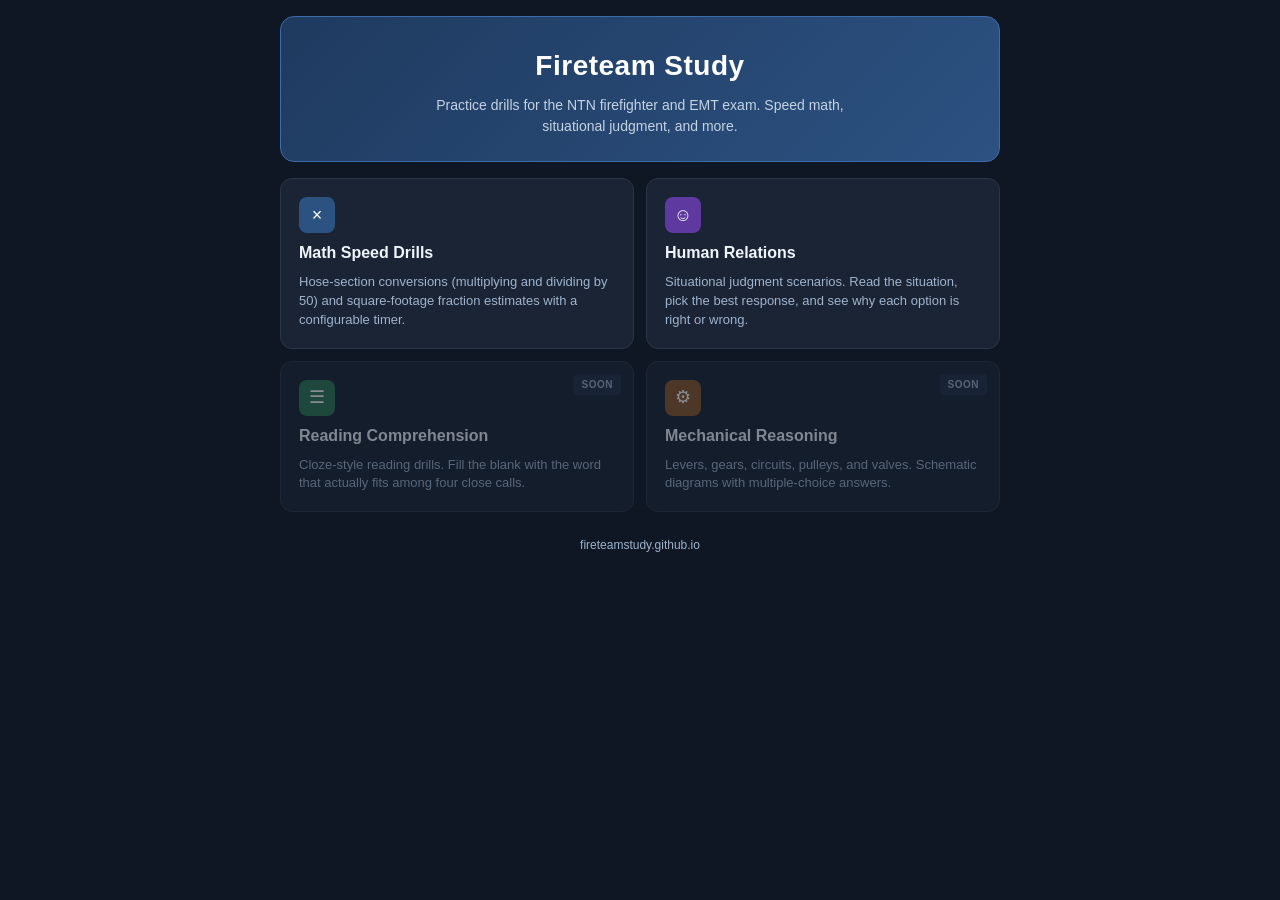
<file: index.html>
<!DOCTYPE html>
<html lang="en">
<head>
<meta charset="UTF-8">
<meta name="viewport" content="width=device-width, initial-scale=1.0">
<title>Fireteam Study — NTN Test Prep</title>
<link rel="stylesheet" href="styles.css">
</head>
<body>
<div class="app">
  <div class="hub-hero">
    <h1>Fireteam Study</h1>
    <p>Practice drills for the NTN firefighter and EMT exam. Speed math, situational judgment, and more.</p>
  </div>

  <div class="hub-grid">
    <a href="math.html" class="hub-card math">
      <div class="hub-icon">&#215;</div>
      <h3>Math Speed Drills</h3>
      <p>Hose-section conversions (multiplying and dividing by 50) and square-footage fraction estimates with a configurable timer.</p>
    </a>

    <a href="hr.html" class="hub-card hr">
      <div class="hub-icon">&#9786;</div>
      <h3>Human Relations</h3>
      <p>Situational judgment scenarios. Read the situation, pick the best response, and see why each option is right or wrong.</p>
    </a>

    <div class="hub-card reading disabled">
      <div class="hub-badge">Soon</div>
      <div class="hub-icon">&#9776;</div>
      <h3>Reading Comprehension</h3>
      <p>Cloze-style reading drills. Fill the blank with the word that actually fits among four close calls.</p>
    </div>

    <div class="hub-card mech disabled">
      <div class="hub-badge">Soon</div>
      <div class="hub-icon">&#9881;</div>
      <h3>Mechanical Reasoning</h3>
      <p>Levers, gears, circuits, pulleys, and valves. Schematic diagrams with multiple-choice answers.</p>
    </div>
  </div>

  <div class="hub-footer">
    fireteamstudy.github.io
  </div>
</div>
</body>
</html>
</file>
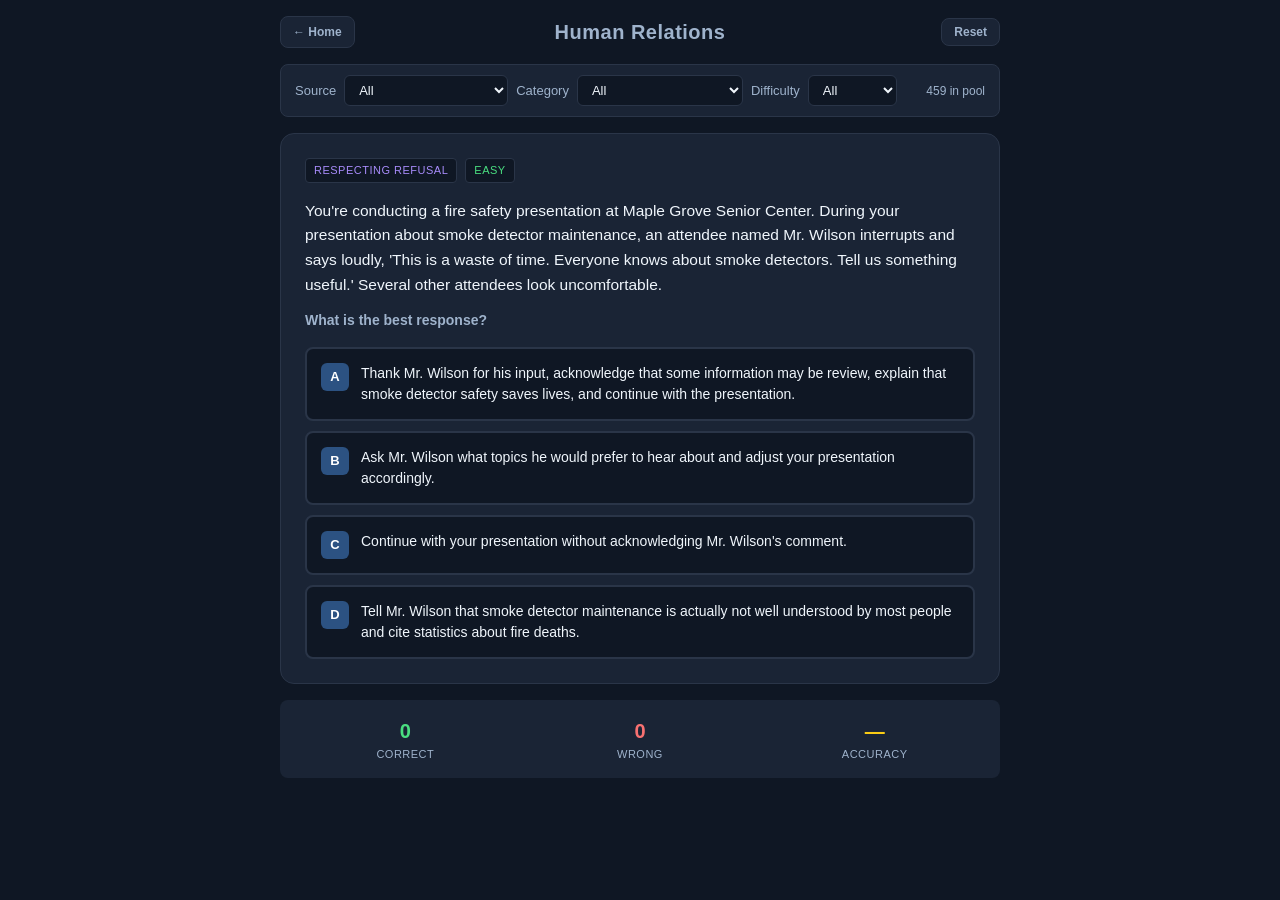
<file: hr.html>
<!DOCTYPE html>
<html lang="en">
<head>
<meta charset="UTF-8">
<meta name="viewport" content="width=device-width, initial-scale=1.0">
<title>HR Practice — Fireteam Study</title>
<link rel="stylesheet" href="styles.css">
<style>
  /* ---------- HR-specific ---------- */
  .filters {
    display: flex;
    gap: 8px;
    flex-wrap: wrap;
    align-items: center;
    background: var(--surface);
    border: 1px solid var(--border);
    border-radius: var(--radius-sm);
    padding: 10px 14px;
    font-size: 13px;
    color: var(--text-dim);
  }
  .filters select {
    background: var(--bg);
    border: 1px solid var(--border);
    color: var(--text);
    padding: 6px 10px;
    border-radius: 6px;
    font-size: 13px;
  }
  .filters .count-pill {
    margin-left: auto;
    color: var(--text-dim);
    font-size: 12px;
  }

  .loading-card, .error-card {
    text-align: center;
    padding: 40px 24px;
  }
  .loading-card { color: var(--text-dim); }
  .error-card h2 {
    font-size: 18px;
    color: var(--warn);
    margin-bottom: 10px;
  }
  .error-card p {
    color: var(--text-dim);
    font-size: 14px;
    line-height: 1.6;
    max-width: 480px;
    margin: 0 auto 6px;
  }
  .error-card code {
    background: var(--bg);
    border: 1px solid var(--border);
    border-radius: 4px;
    padding: 1px 6px;
    font-family: "SF Mono", Monaco, monospace;
    font-size: 12px;
    color: var(--text);
  }

  .meta-row {
    display: flex;
    gap: 8px;
    flex-wrap: wrap;
    font-size: 11px;
    text-transform: uppercase;
    letter-spacing: 0.5px;
    color: var(--text-dim);
  }
  .meta-tag {
    background: var(--bg);
    border: 1px solid var(--border);
    padding: 3px 8px;
    border-radius: 4px;
  }
  .meta-tag.cat { color: #a78bfa; }
  .meta-tag.diff-easy   { color: var(--good); }
  .meta-tag.diff-medium { color: var(--warn); }
  .meta-tag.diff-hard   { color: var(--bad); }
  .meta-tag.src-fireteam {
    color: #f97316;
    border-color: #7a3b1c;
  }

  .scenario-text {
    font-size: 15.5px;
    color: var(--text);
    line-height: 1.6;
  }
  .question-text {
    font-size: 14px;
    font-weight: 600;
    color: var(--text-dim);
    margin-top: -4px;
  }

  .options-list {
    display: flex;
    flex-direction: column;
    gap: 10px;
  }
  .option {
    display: flex;
    gap: 12px;
    background: var(--bg);
    border: 2px solid var(--border);
    border-radius: var(--radius-sm);
    padding: 14px;
    cursor: pointer;
    transition: all 0.1s;
    text-align: left;
    font-family: inherit;
    color: var(--text);
    font-size: 14px;
    line-height: 1.5;
    width: 100%;
  }
  .option:hover:not(:disabled) {
    border-color: var(--border-hi);
    background: #142033;
  }
  @media (hover: none) {
    .option:hover:not(:disabled) { border-color: var(--border); background: var(--bg); }
  }
  .option .letter {
    background: var(--accent);
    color: #fff;
    width: 28px;
    height: 28px;
    border-radius: 6px;
    display: flex;
    align-items: center;
    justify-content: center;
    font-size: 13px;
    font-weight: 700;
    flex-shrink: 0;
  }
  .option .body { flex: 1; }
  .option .explanation {
    font-size: 13px;
    color: var(--text-mid);
    margin-top: 8px;
    padding-top: 8px;
    border-top: 1px solid var(--border);
    line-height: 1.55;
    display: none;
  }
  .option.correct {
    border-color: var(--good);
    background: #0d2818;
  }
  .option.correct .letter { background: var(--good); color: var(--bg); }
  .option.wrong {
    border-color: var(--bad);
    background: #2a1414;
  }
  .option.wrong .letter { background: var(--bad); color: var(--bg); }
  .option.show-exp .explanation { display: block; }
  .option:disabled { cursor: default; }

  .feedback-banner {
    padding: 12px 14px;
    border-radius: var(--radius-sm);
    font-size: 14px;
    font-weight: 600;
    text-align: center;
  }
  .feedback-banner.correct {
    background: #0d2818;
    color: var(--good);
    border: 1px solid #1d4530;
  }
  .feedback-banner.wrong {
    background: #2a1414;
    color: var(--bad);
    border: 1px solid #4a1f1f;
  }

  /* Stats */
  .stats {
    display: grid;
    grid-template-columns: repeat(3, 1fr);
    gap: 8px;
    background: var(--surface);
    border-radius: var(--radius-sm);
    padding: 12px;
  }
  .stat {
    text-align: center;
    padding: 4px;
  }
  .stat-value {
    font-size: 20px;
    font-weight: 700;
    color: var(--text);
  }
  .stat-label {
    color: var(--text-dim);
    font-size: 11px;
    text-transform: uppercase;
    letter-spacing: 0.5px;
  }
  .stat.correct .stat-value { color: var(--good); }
  .stat.wrong .stat-value   { color: var(--bad); }
  .stat.acc .stat-value     { color: var(--warn); }

  /* Category breakdown (optional collapsed view) */
  .cat-break {
    background: var(--surface);
    border: 1px solid var(--border);
    border-radius: var(--radius-sm);
    padding: 12px 14px;
    font-size: 12px;
  }
  .cat-break-header {
    color: var(--text-dim);
    font-size: 11px;
    text-transform: uppercase;
    letter-spacing: 0.5px;
    margin-bottom: 8px;
  }
  .cat-row {
    display: flex;
    justify-content: space-between;
    padding: 4px 0;
    color: var(--text-mid);
  }
  .cat-row .cat-name { text-transform: capitalize; }
  .cat-row .cat-score { font-family: "SF Mono", Monaco, monospace; }
  .cat-row .cat-score.good { color: var(--good); }
  .cat-row .cat-score.bad  { color: var(--bad); }
</style>
</head>
<body>
<div class="app">
  <div class="header-bar">
    <a href="index.html" class="header-link left">&larr; Home</a>
    <h1>Human Relations</h1>
    <button class="header-link right" id="resetBtn" title="Reset session" style="display: none;">Reset</button>
  </div>

  <!-- LOADING / ERROR STATES -->
  <div class="card loading-card" id="loadingCard">
    <p>Loading scenarios...</p>
  </div>

  <div class="card error-card" id="errorCard" style="display: none;">
    <h2 id="errorTitle">No scenarios found</h2>
    <p id="errorBody">
      Expected to load <code>data/hr_scenarios.json</code> but couldn't find it.
    </p>
    <p style="margin-top: 12px;">
      Run the generator script and place the output file at <code>data/hr_scenarios.json</code>, then refresh.
    </p>
  </div>

  <!-- MAIN PRACTICE AREA -->
  <div id="practiceArea" style="display: none; flex-direction: column; gap: 16px;">

    <div class="filters">
      <label>Source</label>
      <select id="filterSource">
        <option value="all">All</option>
        <option value="fireteam">Like FireTEAM exam</option>
        <option value="generated">Generated</option>
      </select>
      <label>Category</label>
      <select id="filterCategory">
        <option value="all">All</option>
      </select>
      <label>Difficulty</label>
      <select id="filterDifficulty">
        <option value="all">All</option>
        <option value="easy">Easy</option>
        <option value="medium">Medium</option>
        <option value="hard">Hard</option>
      </select>
      <span class="count-pill" id="poolCount"></span>
    </div>

    <div class="card" id="scenarioCard">
      <div class="meta-row" id="metaRow"></div>
      <div class="scenario-text" id="scenarioText"></div>
      <div class="question-text" id="questionText"></div>
      <div class="options-list" id="optionsList"></div>
      <div class="feedback-banner" id="feedbackBanner" style="display: none;"></div>
      <button class="btn btn-primary" id="nextBtn" style="display: none;">Next Scenario</button>
    </div>

    <div class="stats">
      <div class="stat correct">
        <div class="stat-value" id="statCorrect">0</div>
        <div class="stat-label">Correct</div>
      </div>
      <div class="stat wrong">
        <div class="stat-value" id="statWrong">0</div>
        <div class="stat-label">Wrong</div>
      </div>
      <div class="stat acc">
        <div class="stat-value" id="statAccuracy">&mdash;</div>
        <div class="stat-label">Accuracy</div>
      </div>
    </div>

    <div class="cat-break" id="catBreak" style="display: none;">
      <div class="cat-break-header">Performance by Category</div>
      <div id="catBreakBody"></div>
    </div>

  </div>
</div>

<script>
'use strict';

// =========================================================================
// State
// =========================================================================

const state = {
  allScenarios: [],           // full bank loaded from JSON
  pool: [],                   // currently selected by filters
  unseen: [],                 // pool minus what we've already shown this session
  current: null,              // currently displayed scenario (with shuffled options)
  answered: false,
  filter: { source: 'all', category: 'all', difficulty: 'all' },
  stats: {
    correct: 0,
    wrong: 0,
    byCategory: {},           // { category: { correct, wrong } }
  },
};

// =========================================================================
// DOM
// =========================================================================

const $ = id => document.getElementById(id);
const els = {
  loadingCard: $('loadingCard'),
  errorCard: $('errorCard'),
  errorTitle: $('errorTitle'),
  errorBody: $('errorBody'),
  practiceArea: $('practiceArea'),
  filterCategory: $('filterCategory'),
  filterDifficulty: $('filterDifficulty'),
  filterSource: $('filterSource'),
  poolCount: $('poolCount'),
  metaRow: $('metaRow'),
  scenarioText: $('scenarioText'),
  questionText: $('questionText'),
  optionsList: $('optionsList'),
  feedbackBanner: $('feedbackBanner'),
  nextBtn: $('nextBtn'),
  resetBtn: $('resetBtn'),
  statCorrect: $('statCorrect'),
  statWrong: $('statWrong'),
  statAccuracy: $('statAccuracy'),
  catBreak: $('catBreak'),
  catBreakBody: $('catBreakBody'),
};

// =========================================================================
// Utilities
// =========================================================================

function shuffle(arr) {
  const a = arr.slice();
  for (let i = a.length - 1; i > 0; i--) {
    const j = Math.floor(Math.random() * (i + 1));
    [a[i], a[j]] = [a[j], a[i]];
  }
  return a;
}

function titleCase(s) {
  return s.replace(/_/g, ' ').replace(/\b\w/g, c => c.toUpperCase());
}

// =========================================================================
// Loading
// =========================================================================

async function loadScenarios() {
  try {
    const res = await fetch('data/hr_scenarios.json', { cache: 'no-cache' });
    if (!res.ok) throw new Error(`HTTP ${res.status}`);
    const data = await res.json();
    if (!data.scenarios || !Array.isArray(data.scenarios) || data.scenarios.length === 0) {
      throw new Error('JSON loaded but contains no scenarios');
    }
    state.allScenarios = data.scenarios;
    initFiltersFromData();
    rebuildPool();
    els.loadingCard.style.display = 'none';
    els.practiceArea.style.display = 'flex';
    els.resetBtn.style.display = 'flex';
    nextScenario();
  } catch (err) {
    showError(err);
  }
}

function showError(err) {
  els.loadingCard.style.display = 'none';
  els.errorCard.style.display = 'block';
  // Customize message if it's an empty bank vs not found
  if (err && err.message && err.message.includes('contains no scenarios')) {
    els.errorTitle.textContent = 'Empty scenario file';
    els.errorBody.innerHTML = 'The file <code>data/hr_scenarios.json</code> loaded but contains no scenarios. Run the generator and replace it.';
  }
  console.error('HR load error:', err);
}

// =========================================================================
// Filters
// =========================================================================

function initFiltersFromData() {
  // Build category dropdown from the bank's unique categories
  const cats = [...new Set(state.allScenarios.map(s => s.category))].sort();
  for (const c of cats) {
    const opt = document.createElement('option');
    opt.value = c;
    opt.textContent = titleCase(c);
    els.filterCategory.appendChild(opt);
  }
}

function rebuildPool() {
  state.pool = state.allScenarios.filter(s => {
    if (state.filter.source !== 'all' && s.source !== state.filter.source) return false;
    if (state.filter.category !== 'all' && s.category !== state.filter.category) return false;
    if (state.filter.difficulty !== 'all' && s.difficulty !== state.filter.difficulty) return false;
    return true;
  });
  // Reset unseen list when pool changes
  state.unseen = shuffle(state.pool);
  els.poolCount.textContent = `${state.pool.length} in pool`;
}

// =========================================================================
// Scenario flow
// =========================================================================

function nextScenario() {
  if (state.pool.length === 0) {
    els.scenarioText.textContent = 'No scenarios match the current filters.';
    els.questionText.textContent = '';
    els.optionsList.innerHTML = '';
    els.metaRow.innerHTML = '';
    els.feedbackBanner.style.display = 'none';
    els.nextBtn.style.display = 'none';
    return;
  }

  // Refill unseen if exhausted
  if (state.unseen.length === 0) {
    state.unseen = shuffle(state.pool);
  }

  const raw = state.unseen.shift();
  // Shuffle option positions so the correct answer's letter isn't a tell
  const shuffledOptions = shuffle(raw.options).map((o, i) => ({
    ...o,
    letter: String.fromCharCode(65 + i),  // re-letter A, B, C, D
  }));

  state.current = { ...raw, options: shuffledOptions };
  state.answered = false;
  renderScenario();
}

function renderScenario() {
  const s = state.current;

  // Meta tags
  const srcTag = s.source === 'fireteam'
    ? '<span class="meta-tag src-fireteam">Like FireTEAM</span>'
    : '';
  els.metaRow.innerHTML = `
    ${srcTag}
    <span class="meta-tag cat">${titleCase(s.category)}</span>
    <span class="meta-tag diff-${s.difficulty}">${s.difficulty}</span>
  `;

  els.scenarioText.textContent = s.scenario;
  els.questionText.textContent = s.question || 'What is the best response?';

  els.optionsList.innerHTML = '';
  for (const opt of s.options) {
    const btn = document.createElement('button');
    btn.className = 'option';
    btn.dataset.letter = opt.letter;
    btn.innerHTML = `
      <span class="letter">${opt.letter}</span>
      <span class="body">
        <span class="text">${escapeHtml(opt.text)}</span>
        <div class="explanation">${escapeHtml(opt.explanation || '')}</div>
      </span>
    `;
    btn.addEventListener('click', () => handleAnswer(opt.letter));
    els.optionsList.appendChild(btn);
  }

  els.feedbackBanner.style.display = 'none';
  els.feedbackBanner.className = 'feedback-banner';
  els.nextBtn.style.display = 'none';
}

function handleAnswer(pickedLetter) {
  if (state.answered) return;
  state.answered = true;

  const correctLetter = state.current.options.find(o => o.is_correct).letter;
  const isCorrect = pickedLetter === correctLetter;

  // Mark and reveal explanations
  document.querySelectorAll('.option').forEach(btn => {
    btn.disabled = true;
    btn.classList.add('show-exp');
    const letter = btn.dataset.letter;
    if (letter === correctLetter) {
      btn.classList.add('correct');
    } else if (letter === pickedLetter) {
      btn.classList.add('wrong');
    }
  });

  // Feedback banner
  els.feedbackBanner.style.display = 'block';
  if (isCorrect) {
    els.feedbackBanner.classList.add('correct');
    els.feedbackBanner.textContent = 'Correct';
  } else {
    els.feedbackBanner.classList.add('wrong');
    els.feedbackBanner.textContent = `Best answer: ${correctLetter}`;
  }

  els.nextBtn.style.display = 'block';

  // Update stats
  const cat = state.current.category;
  if (!state.stats.byCategory[cat]) state.stats.byCategory[cat] = { correct: 0, wrong: 0 };
  if (isCorrect) {
    state.stats.correct++;
    state.stats.byCategory[cat].correct++;
  } else {
    state.stats.wrong++;
    state.stats.byCategory[cat].wrong++;
  }
  updateStats();
}

function updateStats() {
  els.statCorrect.textContent = state.stats.correct;
  els.statWrong.textContent = state.stats.wrong;
  const total = state.stats.correct + state.stats.wrong;
  els.statAccuracy.textContent = total > 0 ? Math.round(100 * state.stats.correct / total) + '%' : '—';

  // Category breakdown
  const cats = Object.keys(state.stats.byCategory);
  if (cats.length === 0) {
    els.catBreak.style.display = 'none';
    return;
  }
  els.catBreak.style.display = 'block';
  els.catBreakBody.innerHTML = '';
  cats.sort().forEach(cat => {
    const { correct, wrong } = state.stats.byCategory[cat];
    const ctotal = correct + wrong;
    const pct = Math.round(100 * correct / ctotal);
    const row = document.createElement('div');
    row.className = 'cat-row';
    const cls = pct >= 75 ? 'good' : (pct < 50 ? 'bad' : '');
    row.innerHTML = `
      <span class="cat-name">${titleCase(cat)}</span>
      <span class="cat-score ${cls}">${correct}/${ctotal} (${pct}%)</span>
    `;
    els.catBreakBody.appendChild(row);
  });
}

function resetSession() {
  state.stats = { correct: 0, wrong: 0, byCategory: {} };
  state.unseen = shuffle(state.pool);
  updateStats();
  nextScenario();
}

// HTML escape since scenario text comes from JSON
function escapeHtml(s) {
  if (s == null) return '';
  return String(s)
    .replace(/&/g, '&amp;')
    .replace(/</g, '&lt;')
    .replace(/>/g, '&gt;')
    .replace(/"/g, '&quot;')
    .replace(/'/g, '&#39;');
}

// =========================================================================
// Event wiring
// =========================================================================

els.nextBtn.addEventListener('click', nextScenario);
els.resetBtn.addEventListener('click', () => {
  if (confirm('Reset session stats and reshuffle scenarios?')) resetSession();
});
els.filterCategory.addEventListener('change', e => {
  state.filter.category = e.target.value;
  rebuildPool();
  nextScenario();
});
els.filterDifficulty.addEventListener('change', e => {
  state.filter.difficulty = e.target.value;
  rebuildPool();
  nextScenario();
});
els.filterSource.addEventListener('change', e => {
  state.filter.source = e.target.value;
  rebuildPool();
  nextScenario();
});

// Init
loadScenarios();
</script>
</body>
</html>
</file>
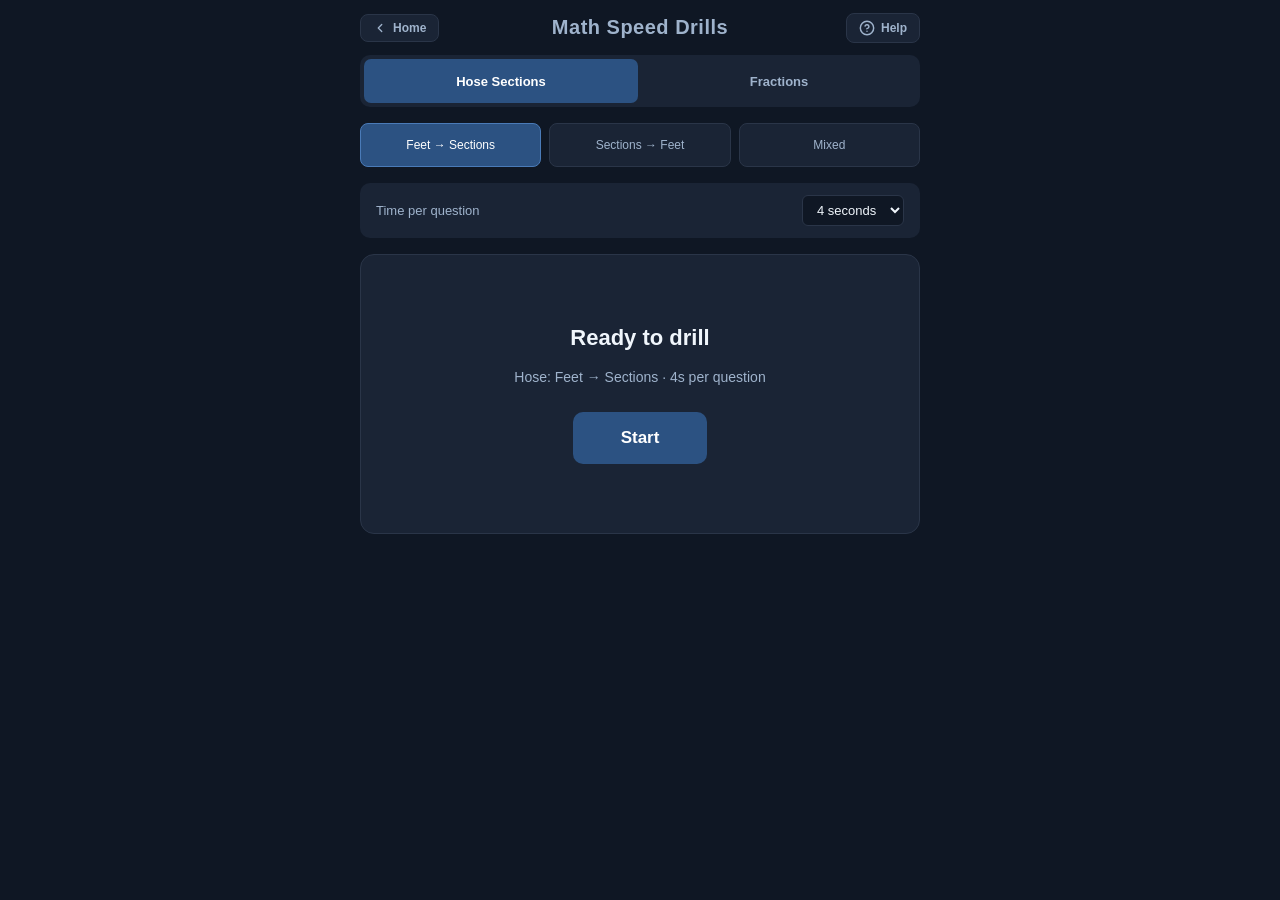
<file: math.html>
<!DOCTYPE html>
<html lang="en">
<head>
<meta charset="UTF-8">
<meta name="viewport" content="width=device-width, initial-scale=1.0">
<title>Math Speed Drills &mdash; Fireteam Study</title>
<style>
  * { box-sizing: border-box; margin: 0; padding: 0; }
  body {
    font-family: -apple-system, BlinkMacSystemFont, "Segoe UI", Roboto, sans-serif;
    background: #0f1724;
    color: #e6edf5;
    min-height: 100vh;
    display: flex;
    flex-direction: column;
    align-items: center;
    padding: 16px;
  }
  .app {
    width: 100%;
    max-width: 560px;
    display: flex;
    flex-direction: column;
    gap: 16px;
  }
  h1 {
    font-size: 20px;
    font-weight: 600;
    text-align: center;
    color: #9fb3cc;
    letter-spacing: 0.5px;
  }
  .mode-tabs {
    display: flex;
    background: #1a2435;
    border-radius: 10px;
    padding: 4px;
    gap: 4px;
  }
  .mode-tab {
    flex: 1;
    background: transparent;
    border: none;
    color: #9fb3cc;
    padding: 10px;
    font-size: 13px;
    font-weight: 600;
    border-radius: 7px;
    cursor: pointer;
    transition: all 0.15s;
  }
  .mode-tab.active {
    background: #2c5282;
    color: #fff;
  }
  .submode-tabs {
    display: flex;
    gap: 8px;
    justify-content: center;
  }
  .submode-tab {
    flex: 1;
    background: #1a2435;
    border: 1px solid #2a3548;
    color: #9fb3cc;
    padding: 8px;
    font-size: 12px;
    border-radius: 8px;
    cursor: pointer;
    transition: all 0.15s;
  }
  .submode-tab.active {
    background: #2c5282;
    border-color: #4a7bb8;
    color: #fff;
  }

  .timer-bar {
    height: 6px;
    background: #1a2435;
    border-radius: 3px;
    overflow: hidden;
  }
  .timer-fill {
    height: 100%;
    background: linear-gradient(90deg, #4ade80, #facc15, #f87171);
    width: 100%;
    transform-origin: left;
    transition: transform 0.1s linear;
  }

  .card {
    background: #1a2435;
    border: 1px solid #2a3548;
    border-radius: 14px;
    padding: 24px;
    min-height: 280px;
    display: flex;
    flex-direction: column;
    justify-content: space-between;
    gap: 18px;
  }

  .question {
    font-size: 22px;
    font-weight: 500;
    line-height: 1.4;
    text-align: center;
    color: #f0f6fc;
  }
  .question .num {
    font-weight: 700;
    color: #facc15;
  }

  .answer-row {
    display: flex;
    flex-direction: column;
    align-items: center;
    gap: 12px;
  }
  .digit-hint {
    font-size: 14px;
    color: #9fb3cc;
    letter-spacing: 6px;
    font-family: "SF Mono", Monaco, monospace;
  }
  .answer-input {
    width: 100%;
    max-width: 220px;
    background: #0f1724;
    border: 2px solid #2a3548;
    border-radius: 10px;
    color: #f0f6fc;
    font-size: 32px;
    font-weight: 700;
    text-align: center;
    padding: 14px;
    font-family: "SF Mono", Monaco, monospace;
    -moz-appearance: textfield;
  }
  .answer-input::-webkit-outer-spin-button,
  .answer-input::-webkit-inner-spin-button { -webkit-appearance: none; margin: 0; }
  .answer-input:focus {
    outline: none;
    border-color: #4a7bb8;
  }
  .answer-input.correct { border-color: #4ade80; color: #4ade80; }
  .answer-input.wrong   { border-color: #f87171; color: #f87171; }

  /* Touch-only: when answer-input is a div (display), make it look like the input */
  .answer-display {
    display: flex;
    align-items: center;
    justify-content: center;
    min-height: 64px;
    line-height: 1;
    user-select: none;
    -webkit-user-select: none;
  }
  .answer-display:empty::before {
    content: '\u00a0';
    color: transparent;
  }

  /* Numpad */
  .numpad {
    display: grid;
    grid-template-columns: repeat(3, 1fr);
    gap: 8px;
    margin-top: 14px;
  }
  .np-btn {
    background: #0f1724;
    border: 1px solid #2a3548;
    color: #f0f6fc;
    font-size: 24px;
    font-weight: 600;
    padding: 18px 0;
    border-radius: 10px;
    cursor: pointer;
    user-select: none;
    -webkit-user-select: none;
    -webkit-tap-highlight-color: transparent;
    touch-action: manipulation;
    font-family: "SF Mono", Monaco, monospace;
    transition: background 0.05s;
  }
  .np-btn:active:not(:disabled) {
    background: #243049;
    border-color: #4a7bb8;
  }
  .np-btn:disabled { opacity: 0.4; cursor: default; }
  .np-clear, .np-back {
    font-size: 16px;
    font-family: -apple-system, BlinkMacSystemFont, sans-serif;
    color: #9fb3cc;
  }
  .np-back { font-size: 22px; }

  .choices {
    display: grid;
    grid-template-columns: 1fr 1fr;
    gap: 10px;
  }
  .choice-btn {
    background: #0f1724;
    border: 2px solid #2a3548;
    color: #f0f6fc;
    padding: 16px;
    border-radius: 10px;
    font-size: 16px;
    font-weight: 600;
    cursor: pointer;
    text-align: left;
    transition: all 0.1s;
    display: flex;
    align-items: center;
    gap: 12px;
  }
  .choice-btn:hover:not(:disabled) {
    border-color: #4a7bb8;
    background: #142033;
  }
  .choice-btn .letter {
    background: #2c5282;
    color: #fff;
    width: 28px;
    height: 28px;
    border-radius: 6px;
    display: inline-flex;
    align-items: center;
    justify-content: center;
    font-size: 13px;
    font-weight: 700;
    flex-shrink: 0;
  }
  .choice-btn.correct {
    border-color: #4ade80;
    background: #0d2818;
  }
  .choice-btn.correct .letter { background: #4ade80; color: #0f1724; }
  .choice-btn.wrong {
    border-color: #f87171;
    background: #2a1414;
  }
  .choice-btn.wrong .letter { background: #f87171; color: #0f1724; }
  .choice-btn:disabled { cursor: default; }

  .controls {
    display: flex;
    gap: 10px;
  }
  .btn {
    flex: 1;
    padding: 14px;
    border-radius: 10px;
    border: none;
    font-size: 15px;
    font-weight: 600;
    cursor: pointer;
    transition: all 0.15s;
  }
  .btn-primary {
    background: #2c5282;
    color: #fff;
  }
  .btn-primary:hover { background: #3b6cab; }
  .btn-secondary {
    background: #1a2435;
    color: #9fb3cc;
    border: 1px solid #2a3548;
  }
  .btn-secondary:hover { background: #243049; }

  .feedback {
    text-align: center;
    font-size: 14px;
    font-weight: 600;
    min-height: 20px;
  }
  .feedback.correct { color: #4ade80; }
  .feedback.wrong   { color: #f87171; }
  .feedback.timeout { color: #facc15; }

  .stats {
    display: flex;
    justify-content: space-around;
    background: #1a2435;
    border-radius: 10px;
    padding: 12px;
    font-size: 13px;
  }
  .stat {
    text-align: center;
  }
  .stat-value {
    font-size: 20px;
    font-weight: 700;
    color: #f0f6fc;
  }
  .stat-label {
    color: #9fb3cc;
    font-size: 11px;
    text-transform: uppercase;
    letter-spacing: 0.5px;
  }
  .stat.correct .stat-value { color: #4ade80; }
  .stat.wrong .stat-value   { color: #f87171; }

  /* Header bar */
  .header-bar {
    display: flex;
    align-items: center;
    justify-content: center;
    position: relative;
  }
  .home-btn {
    position: absolute;
    right: 0;
    background: #1a2435;
    border: 1px solid #2a3548;
    color: #9fb3cc;
    padding: 6px 12px;
    border-radius: 8px;
    font-size: 12px;
    font-weight: 600;
    cursor: pointer;
    display: flex;
    align-items: center;
    gap: 6px;
    transition: all 0.15s;
    text-decoration: none;
  }
  .home-btn.left-link {
    right: auto;
    left: 0;
  }
  .home-btn:hover {
    background: #243049;
    color: #f0f6fc;
  }

  /* Home screen */
  .home-screen {
    display: flex;
    flex-direction: column;
    gap: 18px;
  }
  .hero-card {
    background: linear-gradient(135deg, #1f3a5f, #2c5282);
    border: 1px solid #3b6cab;
    border-radius: 14px;
    padding: 28px 24px;
    text-align: center;
    display: flex;
    flex-direction: column;
    gap: 14px;
    align-items: center;
  }
  .hero-title {
    font-size: 22px;
    font-weight: 700;
    color: #f0f6fc;
    line-height: 1.3;
  }
  .hero-sub {
    font-size: 14px;
    color: #c5d3e3;
    line-height: 1.5;
    max-width: 460px;
  }
  .btn-hero {
    flex: 0 1 auto;
    padding: 14px 32px;
    font-size: 16px;
    margin-top: 4px;
  }

  .guide-section {
    background: #1a2435;
    border: 1px solid #2a3548;
    border-radius: 12px;
    padding: 18px 20px;
    display: flex;
    flex-direction: column;
    gap: 10px;
  }
  .guide-heading {
    font-size: 15px;
    font-weight: 700;
    color: #f0f6fc;
    letter-spacing: 0.3px;
  }
  .guide-text {
    font-size: 13.5px;
    color: #c5d3e3;
    line-height: 1.55;
  }
  .guide-text b { color: #f0f6fc; }
  .tip {
    color: #9fb3cc;
    font-style: italic;
    font-size: 13px;
  }

  .submode-list {
    display: flex;
    flex-direction: column;
    gap: 10px;
    margin: 4px 0;
  }
  .submode-item {
    background: #0f1724;
    border: 1px solid #2a3548;
    border-radius: 8px;
    padding: 12px 14px;
  }
  .submode-name {
    font-size: 13px;
    font-weight: 700;
    color: #facc15;
    margin-bottom: 4px;
    letter-spacing: 0.3px;
  }
  .submode-desc {
    font-size: 13px;
    color: #c5d3e3;
    line-height: 1.55;
  }

  .frac-grid {
    display: flex;
    flex-wrap: wrap;
    gap: 8px;
    margin: 4px 0;
  }
  .frac-pill {
    background: #0f1724;
    border: 1px solid #2a3548;
    border-radius: 8px;
    padding: 8px 12px;
    font-size: 14px;
    font-weight: 600;
    color: #f0f6fc;
    display: flex;
    align-items: center;
    gap: 8px;
  }
  .frac-letter {
    background: #2c5282;
    color: #fff;
    width: 22px;
    height: 22px;
    border-radius: 5px;
    display: inline-flex;
    align-items: center;
    justify-content: center;
    font-size: 11px;
    font-weight: 700;
  }

  .workout-list {
    margin-left: 22px;
    color: #c5d3e3;
    font-size: 13.5px;
    line-height: 1.7;
  }
  .workout-list li { padding: 2px 0; }
  .workout-list b { color: #f0f6fc; }

  kbd {
    background: #0f1724;
    border: 1px solid #3b4860;
    border-bottom-width: 2px;
    border-radius: 4px;
    padding: 1px 6px;
    font-size: 11px;
    font-family: "SF Mono", Monaco, monospace;
    color: #f0f6fc;
  }

  .settings {
    display: flex;
    align-items: center;
    justify-content: space-between;
    background: #1a2435;
    border-radius: 10px;
    padding: 12px 16px;
    font-size: 13px;
    color: #9fb3cc;
  }
  .settings select {
    background: #0f1724;
    border: 1px solid #2a3548;
    color: #f0f6fc;
    padding: 6px 10px;
    border-radius: 6px;
    font-size: 13px;
  }

  /* Ready / start card */
  .ready-card {
    align-items: center;
    justify-content: center;
    text-align: center;
    gap: 16px;
  }
  .ready-title {
    font-size: 22px;
    font-weight: 700;
    color: #f0f6fc;
  }
  .ready-sub {
    font-size: 14px;
    color: #9fb3cc;
    line-height: 1.5;
    max-width: 380px;
  }
  .btn-start {
    flex: 0 1 auto;
    padding: 16px 48px;
    font-size: 17px;
    margin-top: 8px;
  }

  /* Countdown overlay */
  .countdown-overlay {
    position: fixed;
    inset: 0;
    background: rgba(15, 23, 36, 0.92);
    display: flex;
    align-items: center;
    justify-content: center;
    z-index: 100;
    backdrop-filter: blur(4px);
    -webkit-backdrop-filter: blur(4px);
  }
  .countdown-num {
    font-size: 140px;
    font-weight: 800;
    color: #facc15;
    font-family: -apple-system, BlinkMacSystemFont, sans-serif;
    text-shadow: 0 0 40px rgba(250, 204, 21, 0.4);
    animation: countdownPulse 1s ease-out;
  }
  .countdown-num.go {
    color: #4ade80;
    text-shadow: 0 0 40px rgba(74, 222, 128, 0.5);
    font-size: 100px;
  }
  @keyframes countdownPulse {
    0%   { transform: scale(0.5); opacity: 0; }
    20%  { transform: scale(1.1); opacity: 1; }
    100% { transform: scale(1); opacity: 1; }
  }

  /* Larger tap targets across the app */
  .btn, .choice-btn, .mode-tab, .submode-tab {
    min-height: 44px;
  }

  /* Mobile refinements */
  @media (max-width: 480px) {
    body { padding: 12px; }
    h1 { font-size: 17px; }
    .home-btn { padding: 6px 10px; font-size: 11px; }
    .home-btn span { display: none; }  /* icon-only on small screens */
    .hero-title { font-size: 19px; }
    .hero-sub { font-size: 13px; }
    .card { padding: 18px; min-height: 240px; }
    .question { font-size: 19px; }
    .answer-input { font-size: 28px; padding: 12px; }
    .submode-tab { font-size: 11px; padding: 7px 4px; }
    .mode-tab { font-size: 12px; }
    .choice-btn { padding: 14px 12px; font-size: 15px; }
    .frac-grid { gap: 6px; }
    .frac-pill { padding: 7px 10px; font-size: 13px; }
    .stat-value { font-size: 18px; }
    .stat-label { font-size: 10px; }
    .guide-section { padding: 14px 16px; }
    .submode-item { padding: 10px 12px; }
  }

  /* Touch device: disable hover-stick after tap */
  @media (hover: none) {
    .choice-btn:hover:not(:disabled) {
      border-color: #2a3548;
      background: #0f1724;
    }
    .home-btn:hover { background: #1a2435; color: #9fb3cc; }
    .btn-secondary:hover { background: #1a2435; }
    .btn-primary:hover { background: #2c5282; }
  }
</style>
</head>
<body>
<div class="app">
  <div class="header-bar">
    <a href="index.html" class="home-btn left-link">
      <svg width="14" height="14" viewBox="0 0 24 24" fill="none" stroke="currentColor" stroke-width="2.2" stroke-linecap="round" stroke-linejoin="round"><polyline points="15 18 9 12 15 6"/></svg>
      <span>Home</span>
    </a>
    <h1>Math Speed Drills</h1>
    <button class="home-btn" id="homeBtn" title="Help / Guide">
      <svg width="16" height="16" viewBox="0 0 24 24" fill="none" stroke="currentColor" stroke-width="2.2" stroke-linecap="round" stroke-linejoin="round"><circle cx="12" cy="12" r="10"/><path d="M9.09 9a3 3 0 0 1 5.83 1c0 2-3 3-3 3"/><line x1="12" y1="17" x2="12.01" y2="17"/></svg>
      <span>Help</span>
    </button>
  </div>

  <!-- HOME SCREEN -->
  <div id="homeScreen" class="home-screen">
    <div class="hero-card">
      <div class="hero-title">Train your mental math for the NTN</div>
      <div class="hero-sub">Two drill modes built around the patterns that came up on practice test 2: hose-section conversions (multiplying and dividing by 50) and square-footage fraction estimates.</div>
      <button class="btn btn-primary btn-hero" id="startBtn">Start Drilling</button>
    </div>

    <div class="guide-section">
      <div class="guide-heading">How it works</div>
      <div class="guide-text">Pick a mode at the top. Each question has a timer. Answer before it runs out, or it counts as wrong. Hit <kbd>Enter</kbd> or <kbd>Space</kbd> to advance to the next question after answering.</div>
    </div>

    <div class="guide-section">
      <div class="guide-heading">Hose Sections mode</div>
      <div class="guide-text">A section of fire hose is 50 feet. Convert between feet and sections using mental shortcuts.</div>
      <div class="submode-list">
        <div class="submode-item">
          <div class="submode-name">Feet &rarr; Sections</div>
          <div class="submode-desc">Given a length in feet, how many 50-ft sections do you need? Always rounds up. Example: 237 ft &rarr; <b>5</b> sections (since 4 would only give 200 ft).<br><span class="tip">Trick: divide by 50 = double, then drop two zeros. 237 &rarr; round up to 250 &rarr; double to 500 &rarr; drop zeros = <b>5</b>.</span></div>
        </div>
        <div class="submode-item">
          <div class="submode-name">Sections &rarr; Feet</div>
          <div class="submode-desc">Given a number of sections, how many feet total? Pure &times;50. Example: 27 sections &rarr; <b>1,350</b> ft.<br><span class="tip">Trick: halve the sections, add two zeros. 27 &rarr; 13.5 &rarr; <b>1,350</b>.</span></div>
        </div>
        <div class="submode-item">
          <div class="submode-name">Mixed</div>
          <div class="submode-desc">Random mix of both directions. Use this once each direction feels comfortable on its own.</div>
        </div>
      </div>
      <div class="guide-text"><b>Digit hints:</b> the underscores under the input show how many digits the answer has. Three underscores means a 3-digit answer, etc. Use it to sanity-check your mental math before you submit.</div>
    </div>

    <div class="guide-section">
      <div class="guide-heading">Fractions mode</div>
      <div class="guide-text">Given a total square footage and a portion of it, pick the closest fraction from five options:</div>
      <div class="frac-grid">
        <div class="frac-pill"><span class="frac-letter">A</span> 1/10</div>
        <div class="frac-pill"><span class="frac-letter">B</span> 1/4</div>
        <div class="frac-pill"><span class="frac-letter">C</span> 1/2</div>
        <div class="frac-pill"><span class="frac-letter">D</span> 3/4</div>
        <div class="frac-pill"><span class="frac-letter">E</span> 9/10</div>
      </div>
      <div class="guide-text">Example: a 1,200 sq ft house, 700 sq ft is closest to <b>1/2</b> (which would be 600). 1/4 would be 300 and 3/4 would be 900, so 700 sits closest to half.</div>
      <div class="guide-text"><span class="tip">Trick: don't compute portion &divide; total. Instead, compute each fraction <i>of</i> the total and see which is closest. For 1,200: 1/10 = 120, 1/4 = 300, 1/2 = 600, 3/4 = 900, 9/10 = 1,080.</span></div>
      <div class="guide-text"><b>Keyboard shortcuts:</b> press <kbd>A</kbd>&ndash;<kbd>E</kbd> or <kbd>1</kbd>&ndash;<kbd>5</kbd> to answer instantly.</div>
    </div>

    <div class="guide-section">
      <div class="guide-heading">Timer and stats</div>
      <div class="guide-text">The bar at the top fills from green to red as your time runs out. Default is 4 seconds &mdash; adjust in settings, or turn the timer off entirely if you want to focus on accuracy first.</div>
      <div class="guide-text">Stats track <b>correct</b>, <b>wrong</b>, current <b>streak</b>, and <b>average response time</b>. Watch the average drop as you drill &mdash; that's the real progress signal.</div>
    </div>

    <div class="guide-section">
      <div class="guide-heading">Suggested workout</div>
      <div class="guide-text">Five minutes a day:</div>
      <ol class="workout-list">
        <li>2 min on Sections &rarr; Feet at 4s</li>
        <li>2 min on Feet &rarr; Sections at 4s</li>
        <li>1 min on Fractions at 4s</li>
      </ol>
      <div class="guide-text">Once your average is under 2 seconds on each, drop the timer to 3s.</div>
    </div>

    <button class="btn btn-primary btn-hero" id="startBtnBottom">Start Drilling</button>
  </div>

  <!-- DRILL SCREEN -->
  <div id="drillScreen" style="display: none; flex-direction: column; gap: 16px; position: relative;">

  <div class="mode-tabs">
    <button class="mode-tab active" data-mode="hose">Hose Sections</button>
    <button class="mode-tab" data-mode="fractions">Fractions</button>
  </div>

  <div class="submode-tabs" id="submodeTabs">
    <button class="submode-tab active" data-sub="feet-to-sections">Feet &rarr; Sections</button>
    <button class="submode-tab" data-sub="sections-to-feet">Sections &rarr; Feet</button>
    <button class="submode-tab" data-sub="mixed">Mixed</button>
  </div>

  <div class="settings">
    <span>Time per question</span>
    <select id="timeSelect">
      <option value="3">3 seconds</option>
      <option value="4" selected>4 seconds</option>
      <option value="5">5 seconds</option>
      <option value="6">6 seconds</option>
      <option value="0">No timer</option>
    </select>
  </div>

  <!-- READY CARD: shown before starting -->
  <div class="card ready-card" id="readyCard">
    <div class="ready-title">Ready to drill</div>
    <div class="ready-sub" id="readySub">Pick a mode and timer above. Click Start when you're ready.</div>
    <button class="btn btn-primary btn-start" id="readyStartBtn">Start</button>
  </div>

  <!-- ACTIVE CARD: shown during drills -->
  <div id="activeArea" style="display: none; flex-direction: column; gap: 16px;">
    <div class="timer-bar"><div class="timer-fill" id="timerFill"></div></div>

    <div class="card">
      <div class="question" id="question">Loading...</div>

      <div id="answerArea"></div>

      <div class="feedback" id="feedback">&nbsp;</div>

      <div class="controls">
        <button class="btn btn-secondary" id="skipBtn">Skip</button>
        <button class="btn btn-primary" id="actionBtn">Submit</button>
    </div>
  </div>

  <div class="stats">
    <div class="stat correct">
      <div class="stat-value" id="statCorrect">0</div>
      <div class="stat-label">Correct</div>
    </div>
    <div class="stat wrong">
      <div class="stat-value" id="statWrong">0</div>
      <div class="stat-label">Wrong</div>
    </div>
    <div class="stat">
      <div class="stat-value" id="statStreak">0</div>
      <div class="stat-label">Streak</div>
    </div>
    <div class="stat">
      <div class="stat-value" id="statAvg">&mdash;</div>
      <div class="stat-label">Avg time</div>
    </div>
  </div>
  </div>
  <!-- end activeArea -->
  </div>
  <!-- end drill screen -->
</div>
<!-- end app -->

<div id="countdownOverlay" class="countdown-overlay" style="display: none;">
  <div class="countdown-num" id="countdownNum">3</div>
</div>

<script>
'use strict';

// Detect touch-first device. We use this to swap the native number input for
// a custom on-page numpad so the OS keyboard never has to dismiss between
// questions. Pointer:coarse is the most reliable hint for "this is a phone or
// tablet", more accurate than 'ontouchstart' (which is true on hybrid laptops).
const IS_TOUCH = window.matchMedia('(pointer: coarse)').matches;

// ---------- State ----------
const state = {
  mode: 'hose',          // 'hose' | 'fractions'
  submode: 'feet-to-sections', // 'feet-to-sections' | 'sections-to-feet' | 'mixed'
  current: null,         // current question object
  status: 'asking',      // 'asking' | 'answered'
  timerId: null,
  startTime: 0,
  timeLimit: 4000,       // ms; 0 means no timer
  stats: { correct: 0, wrong: 0, streak: 0, totalTime: 0, attempts: 0 },
};

// ---------- DOM ----------
const $ = id => document.getElementById(id);
const els = {
  question: $('question'),
  answerArea: $('answerArea'),
  feedback: $('feedback'),
  actionBtn: $('actionBtn'),
  skipBtn: $('skipBtn'),
  timerFill: $('timerFill'),
  submodeTabs: $('submodeTabs'),
  timeSelect: $('timeSelect'),
  statCorrect: $('statCorrect'),
  statWrong: $('statWrong'),
  statStreak: $('statStreak'),
  statAvg: $('statAvg'),
};

// ---------- Utilities ----------
const randInt = (min, max) => Math.floor(Math.random() * (max - min + 1)) + min;
const choice = arr => arr[Math.floor(Math.random() * arr.length)];
const digitsOf = n => String(n).length;
const placeholderFor = n => '_'.repeat(digitsOf(n));

// ---------- Question generators ----------
function genFeetToSections() {
  // Pick a feet value. Sometimes a clean multiple of 50, sometimes random.
  // Sections needed = ceil(feet / 50)
  const cleanRoll = Math.random() < 0.4;
  let feet;
  if (cleanRoll) {
    const sections = randInt(2, 30);
    feet = sections * 50;
  } else {
    feet = randInt(60, 1500);
  }
  const answer = Math.ceil(feet / 50);
  return {
    kind: 'numeric',
    prompt: `You need <span class="num">${feet}</span> feet of hose.<br>How many <b>50-ft sections</b> do you need?`,
    answer,
  };
}

function genSectionsToFeet() {
  const sections = randInt(2, 30);
  const answer = sections * 50;
  return {
    kind: 'numeric',
    prompt: `<span class="num">${sections}</span> sections of 50-ft hose.<br>How many <b>feet</b> total?`,
    answer,
  };
}

function genHoseQuestion() {
  if (state.submode === 'feet-to-sections') return genFeetToSections();
  if (state.submode === 'sections-to-feet') return genSectionsToFeet();
  return Math.random() < 0.5 ? genFeetToSections() : genSectionsToFeet();
}

// Fractions: pick a square footage (round), pick a target portion close to one
// of the standard fractions, then ask which is closest.
const FRACTIONS = [
  { label: 'a', name: '1/10', value: 0.10 },
  { label: 'b', name: '1/4',  value: 0.25 },
  { label: 'c', name: '1/2',  value: 0.50 },
  { label: 'd', name: '3/4',  value: 0.75 },
  { label: 'e', name: '9/10', value: 0.90 },
];

function genFractionQuestion() {
  // Pick a "messy" total square footage anywhere in a realistic range.
  // Random integer between 800 and 4500, avoiding the cleanest round numbers.
  const total = randInt(800, 4500);
  const target = choice(FRACTIONS);

  // Find the band of portion-fractions where `target` is the unambiguous closest answer.
  const idx = FRACTIONS.indexOf(target);
  const lower = idx > 0 ? FRACTIONS[idx - 1].value : -1;
  const upper = idx < FRACTIONS.length - 1 ? FRACTIONS[idx + 1].value : 2;
  const lowBound = lower === -1 ? 0 : (lower + target.value) / 2;
  const highBound = upper === 2 ? 1 : (target.value + upper) / 2;

  // Stay clear of the boundary so a perfect math student would never argue.
  // Margin is in fraction-of-total units. 0.025 = 2.5 percentage points away from a tie.
  const margin = 0.025;
  const minFrac = lowBound + margin;
  const maxFrac = highBound - margin;
  const portionFrac = minFrac + Math.random() * (maxFrac - minFrac);

  // Compute the raw portion. Don't round — we want messy numbers.
  let portion = Math.round(total * portionFrac);

  // Verify the closest fraction is still `target`. With no rounding the
  // verification almost always passes; the check is here for safety.
  let closest = FRACTIONS[0];
  let bestDiff = Infinity;
  for (const f of FRACTIONS) {
    const diff = Math.abs(portion / total - f.value);
    if (diff < bestDiff) { bestDiff = diff; closest = f; }
  }
  if (closest.label !== target.label) return genFractionQuestion();

  return {
    kind: 'choice',
    prompt: `A <span class="num">${total.toLocaleString()}</span> sq ft house.<br>` +
            `<span class="num">${portion.toLocaleString()}</span> sq ft is closest to which fraction?`,
    choices: FRACTIONS.map(f => ({ letter: f.label, label: f.name, isAnswer: f.label === target.label })),
    answer: target.label,
  };
}

// ---------- Render ----------
function renderQuestion() {
  const q = state.current;
  els.question.innerHTML = q.prompt;
  els.feedback.innerHTML = '&nbsp;';
  els.feedback.className = 'feedback';

  if (q.kind === 'numeric') {
    const ph = placeholderFor(q.answer);
    if (IS_TOUCH) {
      // Touch device: custom in-page numpad, no native keyboard
      els.answerArea.innerHTML = `
        <div class="answer-row">
          <div class="digit-hint">${ph}</div>
          <div class="answer-input answer-display" id="answerInput" data-value=""></div>
        </div>
        <div class="numpad" id="numpad">
          <button class="np-btn" data-key="1">1</button>
          <button class="np-btn" data-key="2">2</button>
          <button class="np-btn" data-key="3">3</button>
          <button class="np-btn" data-key="4">4</button>
          <button class="np-btn" data-key="5">5</button>
          <button class="np-btn" data-key="6">6</button>
          <button class="np-btn" data-key="7">7</button>
          <button class="np-btn" data-key="8">8</button>
          <button class="np-btn" data-key="9">9</button>
          <button class="np-btn np-clear" data-key="clear">Clear</button>
          <button class="np-btn" data-key="0">0</button>
          <button class="np-btn np-back" data-key="back">&#9003;</button>
        </div>
      `;
      // Wire up numpad buttons
      document.querySelectorAll('.np-btn').forEach(btn => {
        btn.addEventListener('click', e => {
          e.preventDefault();
          const display = $('answerInput');
          if (state.status !== 'asking') return;
          const key = btn.dataset.key;
          let cur = display.dataset.value || '';
          if (key === 'clear') {
            cur = '';
          } else if (key === 'back') {
            cur = cur.slice(0, -1);
          } else {
            // Cap at 6 digits to avoid overflow
            if (cur.length < 6) cur += key;
          }
          display.dataset.value = cur;
          display.textContent = cur || '';
        });
      });
      els.actionBtn.textContent = 'Submit';
      els.actionBtn.disabled = false;
      els.skipBtn.disabled = false;
    } else {
      // Desktop: native input + keyboard
      els.answerArea.innerHTML = `
        <div class="answer-row">
          <div class="digit-hint">${ph}</div>
          <input type="number" inputmode="numeric" class="answer-input" id="answerInput" autocomplete="off">
        </div>
      `;
      const input = $('answerInput');
      input.focus();
      input.addEventListener('keydown', e => {
        if (e.key === 'Enter') {
          e.preventDefault();
          submitAnswer();
        }
      });
      els.actionBtn.textContent = 'Submit';
      els.actionBtn.disabled = false;
      els.skipBtn.disabled = false;
    }
  } else {
    // Multiple choice
    const html = `<div class="choices">` +
      q.choices.map(c =>
        `<button class="choice-btn" data-letter="${c.letter}">
          <span class="letter">${c.letter.toUpperCase()}</span>
          <span>${c.label}</span>
        </button>`
      ).join('') +
    `</div>`;
    els.answerArea.innerHTML = html;
    document.querySelectorAll('.choice-btn').forEach(btn => {
      btn.addEventListener('click', () => submitChoice(btn.dataset.letter));
    });
    els.actionBtn.textContent = 'Skip';
    els.actionBtn.disabled = false;
    els.skipBtn.disabled = false;
  }

  state.status = 'asking';
  state.startTime = performance.now();
  startTimer();
}

// ---------- Timer ----------
function startTimer() {
  stopTimer();
  if (state.timeLimit === 0) {
    els.timerFill.style.transform = 'scaleX(1)';
    els.timerFill.style.transition = 'none';
    return;
  }
  // Reset visually
  els.timerFill.style.transition = 'none';
  els.timerFill.style.transform = 'scaleX(1)';
  // Force reflow then animate
  void els.timerFill.offsetWidth;
  els.timerFill.style.transition = `transform ${state.timeLimit}ms linear`;
  els.timerFill.style.transform = 'scaleX(0)';

  state.timerId = setTimeout(() => {
    if (state.status === 'asking') {
      handleTimeout();
    }
  }, state.timeLimit);
}

function stopTimer() {
  if (state.timerId) {
    clearTimeout(state.timerId);
    state.timerId = null;
  }
}

// ---------- Answer handling ----------
function getNumericValue() {
  const el = $('answerInput');
  if (!el) return '';
  // On touch, value is held in data-value; on desktop, in input.value.
  return IS_TOUCH ? (el.dataset.value || '') : el.value;
}

function submitAnswer() {
  if (state.status !== 'asking') {
    nextQuestion();
    return;
  }
  const q = state.current;
  if (q.kind === 'numeric') {
    const raw = getNumericValue();
    const val = parseInt(raw, 10);
    if (Number.isNaN(val)) {
      els.feedback.textContent = 'Type a number';
      els.feedback.className = 'feedback wrong';
      return;
    }
    finalizeNumeric(val);
  }
}

function submitChoice(letter) {
  if (state.status !== 'asking') return;
  const q = state.current;
  stopTimer();
  state.status = 'answered';
  recordTime();

  document.querySelectorAll('.choice-btn').forEach(btn => {
    btn.disabled = true;
    const isAnswer = q.choices.find(c => c.letter === btn.dataset.letter).isAnswer;
    if (isAnswer) btn.classList.add('correct');
    else if (btn.dataset.letter === letter) btn.classList.add('wrong');
  });

  if (letter === q.answer) {
    state.stats.correct++;
    state.stats.streak++;
    els.feedback.textContent = 'Correct!';
    els.feedback.className = 'feedback correct';
  } else {
    state.stats.wrong++;
    state.stats.streak = 0;
    const correctName = q.choices.find(c => c.isAnswer).label;
    els.feedback.textContent = `Answer: ${q.answer.toUpperCase()} (${correctName})`;
    els.feedback.className = 'feedback wrong';
  }
  updateStats();
  els.actionBtn.textContent = 'Next';
}

function finalizeNumeric(val) {
  const q = state.current;
  stopTimer();
  state.status = 'answered';
  recordTime();
  const input = $('answerInput');
  if (input) {
    if (IS_TOUCH) {
      // Display div: can't be disabled, but mark visually and disable numpad
      document.querySelectorAll('.np-btn').forEach(b => b.disabled = true);
    } else {
      input.disabled = true;
    }
  }

  if (val === q.answer) {
    state.stats.correct++;
    state.stats.streak++;
    if (input) input.classList.add('correct');
    els.feedback.textContent = 'Correct!';
    els.feedback.className = 'feedback correct';
  } else {
    state.stats.wrong++;
    state.stats.streak = 0;
    if (input) input.classList.add('wrong');
    els.feedback.textContent = `Answer: ${q.answer.toLocaleString()}`;
    els.feedback.className = 'feedback wrong';
  }
  updateStats();
  els.actionBtn.textContent = 'Next';
}

function handleTimeout() {
  if (state.status !== 'asking') return;
  const q = state.current;

  // For numeric questions, if the user typed something, treat it as a submitted answer
  // rather than an automatic miss. The timer "submits" what's already in the box.
  if (q.kind === 'numeric') {
    const raw = getNumericValue();
    const val = parseInt(raw, 10);
    if (!Number.isNaN(val)) {
      finalizeNumeric(val);
      // Mark feedback so the user knows time was up at submission moment
      els.feedback.textContent += ' (submitted at buzzer)';
      return;
    }
  }

  // Otherwise, real timeout: counts as wrong
  state.status = 'answered';
  state.stats.wrong++;
  state.stats.streak = 0;

  if (q.kind === 'numeric') {
    const input = $('answerInput');
    if (input) {
      if (IS_TOUCH) {
        document.querySelectorAll('.np-btn').forEach(b => b.disabled = true);
      } else {
        input.disabled = true;
      }
      input.classList.add('wrong');
    }
    els.feedback.textContent = `Time! Answer: ${q.answer.toLocaleString()}`;
  } else {
    document.querySelectorAll('.choice-btn').forEach(btn => {
      btn.disabled = true;
      const isAnswer = q.choices.find(c => c.letter === btn.dataset.letter).isAnswer;
      if (isAnswer) btn.classList.add('correct');
    });
    const correctName = q.choices.find(c => c.isAnswer).label;
    els.feedback.textContent = `Time! Answer: ${q.answer.toUpperCase()} (${correctName})`;
  }
  els.feedback.className = 'feedback timeout';
  updateStats();
  els.actionBtn.textContent = 'Next';
}

function recordTime() {
  const elapsed = performance.now() - state.startTime;
  state.stats.totalTime += elapsed;
  state.stats.attempts++;
}

function updateStats() {
  els.statCorrect.textContent = state.stats.correct;
  els.statWrong.textContent = state.stats.wrong;
  els.statStreak.textContent = state.stats.streak;
  if (state.stats.attempts > 0) {
    const avg = (state.stats.totalTime / state.stats.attempts) / 1000;
    els.statAvg.textContent = avg.toFixed(1) + 's';
  }
}

// ---------- Flow ----------
function nextQuestion() {
  state.current = (state.mode === 'hose') ? genHoseQuestion() : genFractionQuestion();
  renderQuestion();
}

// ---------- Mode switching ----------
function setMode(mode) {
  state.mode = mode;
  document.querySelectorAll('.mode-tab').forEach(t => {
    t.classList.toggle('active', t.dataset.mode === mode);
  });

  // Show/hide submode tabs (only for hose)
  if (mode === 'hose') {
    els.submodeTabs.style.display = 'flex';
  } else {
    els.submodeTabs.style.display = 'none';
  }
  // Always return to the ready screen so the user gets a fresh countdown
  // before the next question's timer starts.
  showReady();
}

function setSubmode(sub) {
  state.submode = sub;
  document.querySelectorAll('.submode-tab').forEach(t => {
    t.classList.toggle('active', t.dataset.sub === sub);
  });
  showReady();
}

// ---------- Wire up ----------
document.querySelectorAll('.mode-tab').forEach(tab => {
  tab.addEventListener('click', () => setMode(tab.dataset.mode));
});
document.querySelectorAll('.submode-tab').forEach(tab => {
  tab.addEventListener('click', () => setSubmode(tab.dataset.sub));
});

els.actionBtn.addEventListener('click', () => {
  if (state.status === 'asking') {
    if (state.current.kind === 'numeric') submitAnswer();
    else nextQuestion(); // for choice mode, action btn = skip while asking
  } else {
    nextQuestion();
  }
});

els.skipBtn.addEventListener('click', () => {
  if (state.status === 'asking') {
    handleTimeout();
  } else {
    nextQuestion();
  }
});

els.timeSelect.addEventListener('change', e => {
  state.timeLimit = parseInt(e.target.value, 10) * 1000;
  // If a question is currently visible, restart its timer
  if (drillState === 'active' && state.status === 'asking') startTimer();
  // If we're in the ready screen, refresh the description
  if (drillState === 'ready') updateReadySub();
});

// Global keyboard: digits 1-5 / a-e for fraction choices
document.addEventListener('keydown', e => {
  // Only intercept keys when actively drilling
  if (drillState !== 'active') return;

  if (state.status !== 'asking') {
    if (e.key === 'Enter' || e.key === ' ') {
      e.preventDefault();
      nextQuestion();
    }
    return;
  }
  if (state.current && state.current.kind === 'choice') {
    const map = { '1': 'a', '2': 'b', '3': 'c', '4': 'd', '5': 'e',
                  'a': 'a', 'b': 'b', 'c': 'c', 'd': 'd', 'e': 'e' };
    const letter = map[e.key.toLowerCase()];
    if (letter) {
      e.preventDefault();
      submitChoice(letter);
    }
  }
});

// ---------- Screen navigation ----------
const homeScreen = document.getElementById('homeScreen');
const drillScreen = document.getElementById('drillScreen');
const homeBtn = document.getElementById('homeBtn');
const readyCard = document.getElementById('readyCard');
const activeArea = document.getElementById('activeArea');
const readyStartBtn = document.getElementById('readyStartBtn');
const readySub = document.getElementById('readySub');
const countdownOverlay = document.getElementById('countdownOverlay');
const countdownNum = document.getElementById('countdownNum');

// drillState: 'home' | 'ready' | 'countdown' | 'active'
let drillState = 'home';
let countdownTimerId = null;

function describeMode() {
  const timer = state.timeLimit === 0 ? 'no timer' : `${state.timeLimit / 1000}s per question`;
  if (state.mode === 'fractions') {
    return `Fractions estimation &middot; ${timer}`;
  }
  const subNames = {
    'feet-to-sections': 'Feet &rarr; Sections',
    'sections-to-feet': 'Sections &rarr; Feet',
    'mixed': 'Mixed',
  };
  return `Hose: ${subNames[state.submode]} &middot; ${timer}`;
}

function updateReadySub() {
  readySub.innerHTML = describeMode();
}

function showHome() {
  drillState = 'home';
  homeScreen.style.display = 'flex';
  drillScreen.style.display = 'none';
  homeBtn.style.display = 'none';
  stopTimer();
  cancelCountdown();
}

function showReady() {
  drillState = 'ready';
  homeScreen.style.display = 'none';
  drillScreen.style.display = 'flex';
  homeBtn.style.display = 'flex';
  readyCard.style.display = 'flex';
  activeArea.style.display = 'none';
  stopTimer();
  cancelCountdown();
  updateReadySub();
}

function cancelCountdown() {
  if (countdownTimerId) {
    clearTimeout(countdownTimerId);
    countdownTimerId = null;
  }
  countdownOverlay.style.display = 'none';
}

function startCountdown() {
  drillState = 'countdown';
  // Hide the ready card, show the active area (so the question card is laid out
  // behind the overlay and ready to render the moment countdown ends).
  readyCard.style.display = 'none';
  activeArea.style.display = 'flex';

  // Reset the question area to a clean state during countdown
  els.question.innerHTML = '&nbsp;';
  els.answerArea.innerHTML = '';
  els.feedback.innerHTML = '&nbsp;';
  els.timerFill.style.transition = 'none';
  els.timerFill.style.transform = 'scaleX(1)';

  countdownOverlay.style.display = 'flex';

  const sequence = [
    { text: '3', cls: '' },
    { text: '2', cls: '' },
    { text: '1', cls: '' },
    { text: 'GO', cls: 'go' },
  ];
  let idx = 0;

  function tick() {
    const step = sequence[idx];
    countdownNum.textContent = step.text;
    countdownNum.className = 'countdown-num ' + step.cls;
    // Re-trigger animation by removing and re-adding the class
    countdownNum.style.animation = 'none';
    void countdownNum.offsetWidth;
    countdownNum.style.animation = '';

    idx++;
    if (idx < sequence.length) {
      countdownTimerId = setTimeout(tick, step.text === 'GO' ? 500 : 800);
    } else {
      // Last step shown ("GO"); after a short hold, hide overlay and start
      countdownTimerId = setTimeout(() => {
        countdownOverlay.style.display = 'none';
        drillState = 'active';
        nextQuestion();
      }, 500);
    }
  }
  tick();
}

document.getElementById('startBtn').addEventListener('click', showReady);
document.getElementById('startBtnBottom').addEventListener('click', showReady);
homeBtn.addEventListener('click', showHome);
readyStartBtn.addEventListener('click', startCountdown);

// ---------- Init ----------
state.timeLimit = parseInt(els.timeSelect.value, 10) * 1000;
showReady();
</script>
</body>
</html>
</file>
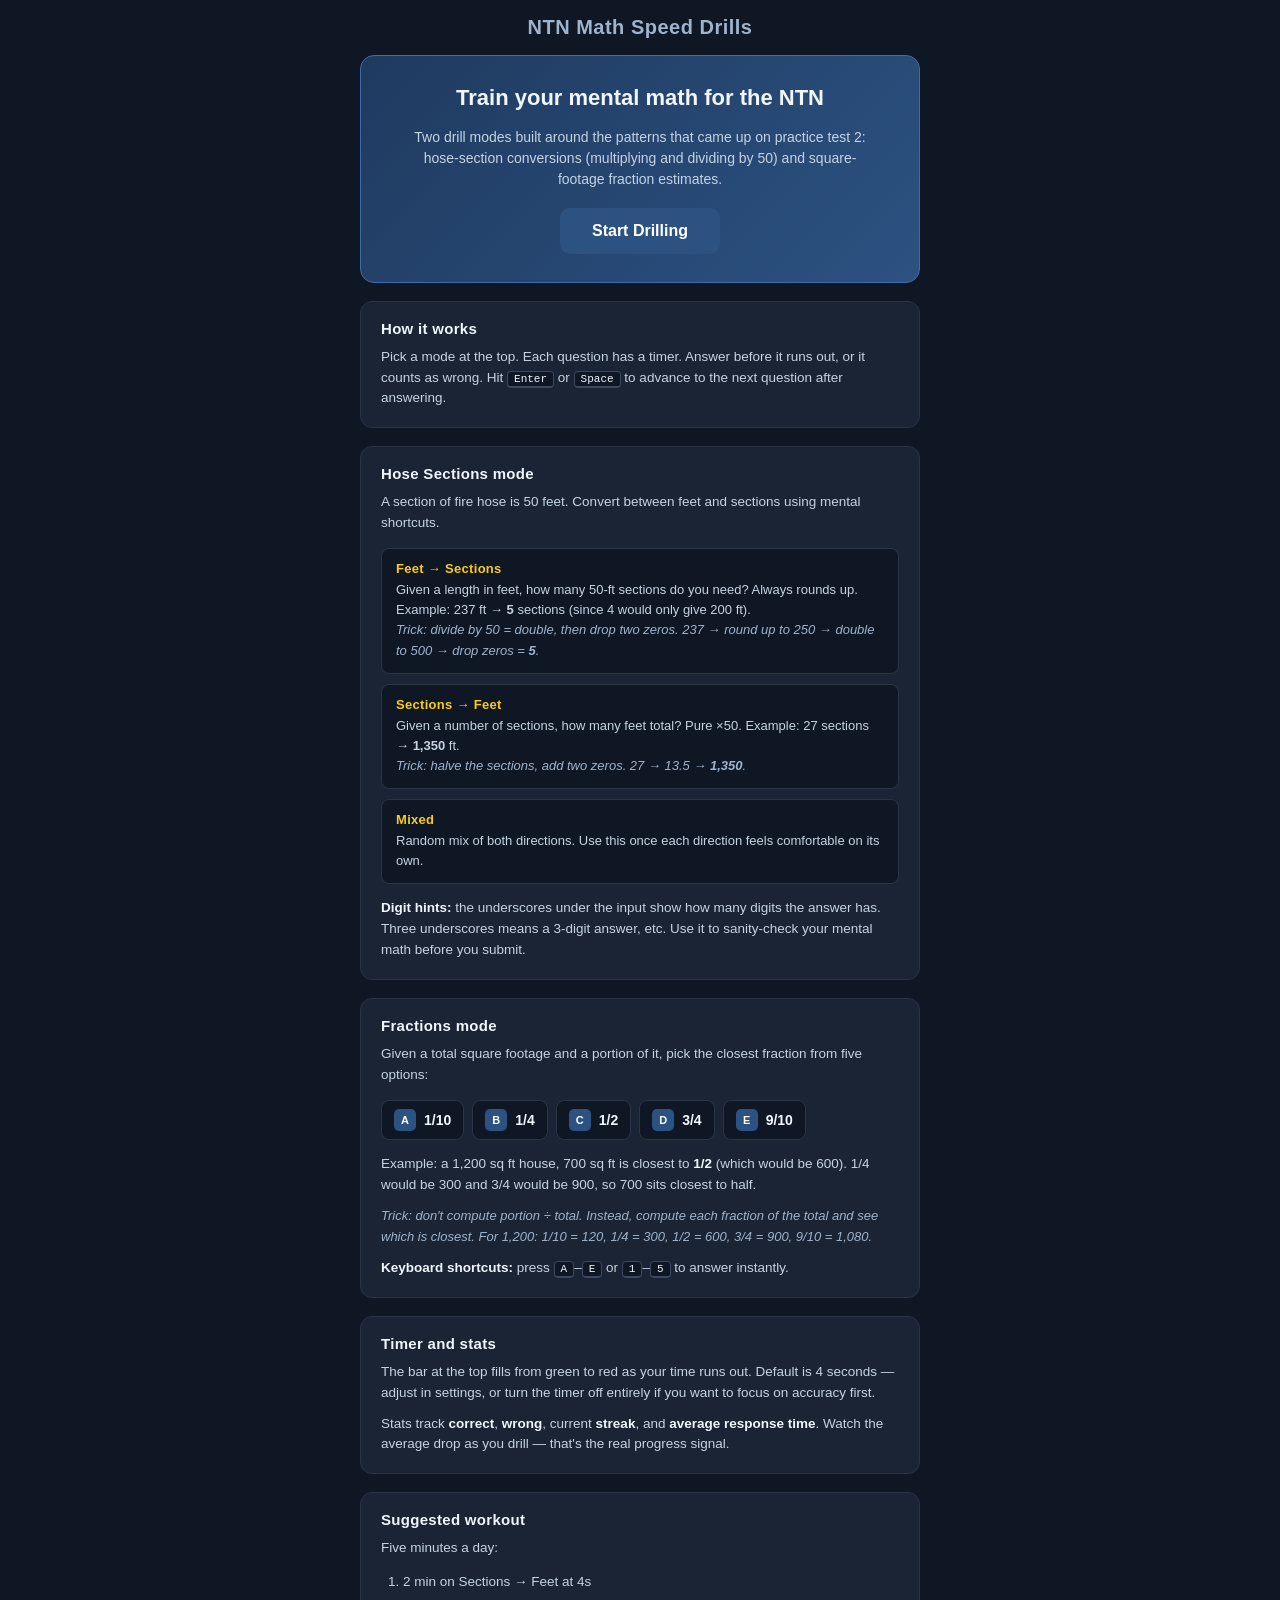
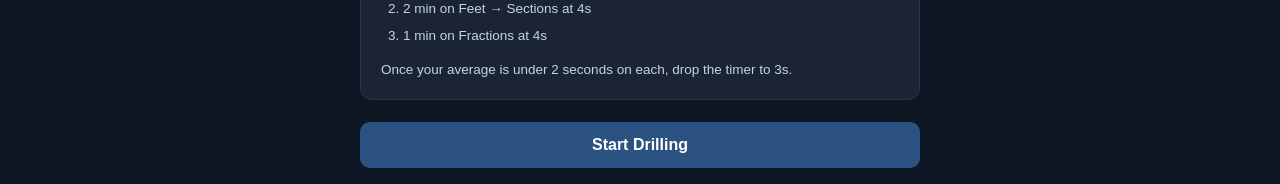
<file: NTN_Speed_Drills.html>
<!DOCTYPE html>
<html lang="en">
<head>
<meta charset="UTF-8">
<meta name="viewport" content="width=device-width, initial-scale=1.0">
<title>NTN Math Speed Drills</title>
<style>
  * { box-sizing: border-box; margin: 0; padding: 0; }
  body {
    font-family: -apple-system, BlinkMacSystemFont, "Segoe UI", Roboto, sans-serif;
    background: #0f1724;
    color: #e6edf5;
    min-height: 100vh;
    display: flex;
    flex-direction: column;
    align-items: center;
    padding: 16px;
  }
  .app {
    width: 100%;
    max-width: 560px;
    display: flex;
    flex-direction: column;
    gap: 16px;
  }
  h1 {
    font-size: 20px;
    font-weight: 600;
    text-align: center;
    color: #9fb3cc;
    letter-spacing: 0.5px;
  }
  .mode-tabs {
    display: flex;
    background: #1a2435;
    border-radius: 10px;
    padding: 4px;
    gap: 4px;
  }
  .mode-tab {
    flex: 1;
    background: transparent;
    border: none;
    color: #9fb3cc;
    padding: 10px;
    font-size: 13px;
    font-weight: 600;
    border-radius: 7px;
    cursor: pointer;
    transition: all 0.15s;
  }
  .mode-tab.active {
    background: #2c5282;
    color: #fff;
  }
  .submode-tabs {
    display: flex;
    gap: 8px;
    justify-content: center;
  }
  .submode-tab {
    flex: 1;
    background: #1a2435;
    border: 1px solid #2a3548;
    color: #9fb3cc;
    padding: 8px;
    font-size: 12px;
    border-radius: 8px;
    cursor: pointer;
    transition: all 0.15s;
  }
  .submode-tab.active {
    background: #2c5282;
    border-color: #4a7bb8;
    color: #fff;
  }

  .timer-bar {
    height: 6px;
    background: #1a2435;
    border-radius: 3px;
    overflow: hidden;
  }
  .timer-fill {
    height: 100%;
    background: linear-gradient(90deg, #4ade80, #facc15, #f87171);
    width: 100%;
    transform-origin: left;
    transition: transform 0.1s linear;
  }

  .card {
    background: #1a2435;
    border: 1px solid #2a3548;
    border-radius: 14px;
    padding: 24px;
    min-height: 280px;
    display: flex;
    flex-direction: column;
    justify-content: space-between;
    gap: 18px;
  }

  .question {
    font-size: 22px;
    font-weight: 500;
    line-height: 1.4;
    text-align: center;
    color: #f0f6fc;
  }
  .question .num {
    font-weight: 700;
    color: #facc15;
  }

  .answer-row {
    display: flex;
    flex-direction: column;
    align-items: center;
    gap: 12px;
  }
  .digit-hint {
    font-size: 14px;
    color: #9fb3cc;
    letter-spacing: 6px;
    font-family: "SF Mono", Monaco, monospace;
  }
  .answer-input {
    width: 100%;
    max-width: 220px;
    background: #0f1724;
    border: 2px solid #2a3548;
    border-radius: 10px;
    color: #f0f6fc;
    font-size: 32px;
    font-weight: 700;
    text-align: center;
    padding: 14px;
    font-family: "SF Mono", Monaco, monospace;
    -moz-appearance: textfield;
  }
  .answer-input::-webkit-outer-spin-button,
  .answer-input::-webkit-inner-spin-button { -webkit-appearance: none; margin: 0; }
  .answer-input:focus {
    outline: none;
    border-color: #4a7bb8;
  }
  .answer-input.correct { border-color: #4ade80; color: #4ade80; }
  .answer-input.wrong   { border-color: #f87171; color: #f87171; }

  .choices {
    display: grid;
    grid-template-columns: 1fr 1fr;
    gap: 10px;
  }
  .choice-btn {
    background: #0f1724;
    border: 2px solid #2a3548;
    color: #f0f6fc;
    padding: 16px;
    border-radius: 10px;
    font-size: 16px;
    font-weight: 600;
    cursor: pointer;
    text-align: left;
    transition: all 0.1s;
    display: flex;
    align-items: center;
    gap: 12px;
  }
  .choice-btn:hover:not(:disabled) {
    border-color: #4a7bb8;
    background: #142033;
  }
  .choice-btn .letter {
    background: #2c5282;
    color: #fff;
    width: 28px;
    height: 28px;
    border-radius: 6px;
    display: inline-flex;
    align-items: center;
    justify-content: center;
    font-size: 13px;
    font-weight: 700;
    flex-shrink: 0;
  }
  .choice-btn.correct {
    border-color: #4ade80;
    background: #0d2818;
  }
  .choice-btn.correct .letter { background: #4ade80; color: #0f1724; }
  .choice-btn.wrong {
    border-color: #f87171;
    background: #2a1414;
  }
  .choice-btn.wrong .letter { background: #f87171; color: #0f1724; }
  .choice-btn:disabled { cursor: default; }

  .controls {
    display: flex;
    gap: 10px;
  }
  .btn {
    flex: 1;
    padding: 14px;
    border-radius: 10px;
    border: none;
    font-size: 15px;
    font-weight: 600;
    cursor: pointer;
    transition: all 0.15s;
  }
  .btn-primary {
    background: #2c5282;
    color: #fff;
  }
  .btn-primary:hover { background: #3b6cab; }
  .btn-secondary {
    background: #1a2435;
    color: #9fb3cc;
    border: 1px solid #2a3548;
  }
  .btn-secondary:hover { background: #243049; }

  .feedback {
    text-align: center;
    font-size: 14px;
    font-weight: 600;
    min-height: 20px;
  }
  .feedback.correct { color: #4ade80; }
  .feedback.wrong   { color: #f87171; }
  .feedback.timeout { color: #facc15; }

  .stats {
    display: flex;
    justify-content: space-around;
    background: #1a2435;
    border-radius: 10px;
    padding: 12px;
    font-size: 13px;
  }
  .stat {
    text-align: center;
  }
  .stat-value {
    font-size: 20px;
    font-weight: 700;
    color: #f0f6fc;
  }
  .stat-label {
    color: #9fb3cc;
    font-size: 11px;
    text-transform: uppercase;
    letter-spacing: 0.5px;
  }
  .stat.correct .stat-value { color: #4ade80; }
  .stat.wrong .stat-value   { color: #f87171; }

  /* Header bar */
  .header-bar {
    display: flex;
    align-items: center;
    justify-content: center;
    position: relative;
  }
  .home-btn {
    position: absolute;
    right: 0;
    background: #1a2435;
    border: 1px solid #2a3548;
    color: #9fb3cc;
    padding: 6px 12px;
    border-radius: 8px;
    font-size: 12px;
    font-weight: 600;
    cursor: pointer;
    display: flex;
    align-items: center;
    gap: 6px;
    transition: all 0.15s;
  }
  .home-btn:hover {
    background: #243049;
    color: #f0f6fc;
  }

  /* Home screen */
  .home-screen {
    display: flex;
    flex-direction: column;
    gap: 18px;
  }
  .hero-card {
    background: linear-gradient(135deg, #1f3a5f, #2c5282);
    border: 1px solid #3b6cab;
    border-radius: 14px;
    padding: 28px 24px;
    text-align: center;
    display: flex;
    flex-direction: column;
    gap: 14px;
    align-items: center;
  }
  .hero-title {
    font-size: 22px;
    font-weight: 700;
    color: #f0f6fc;
    line-height: 1.3;
  }
  .hero-sub {
    font-size: 14px;
    color: #c5d3e3;
    line-height: 1.5;
    max-width: 460px;
  }
  .btn-hero {
    flex: 0 1 auto;
    padding: 14px 32px;
    font-size: 16px;
    margin-top: 4px;
  }

  .guide-section {
    background: #1a2435;
    border: 1px solid #2a3548;
    border-radius: 12px;
    padding: 18px 20px;
    display: flex;
    flex-direction: column;
    gap: 10px;
  }
  .guide-heading {
    font-size: 15px;
    font-weight: 700;
    color: #f0f6fc;
    letter-spacing: 0.3px;
  }
  .guide-text {
    font-size: 13.5px;
    color: #c5d3e3;
    line-height: 1.55;
  }
  .guide-text b { color: #f0f6fc; }
  .tip {
    color: #9fb3cc;
    font-style: italic;
    font-size: 13px;
  }

  .submode-list {
    display: flex;
    flex-direction: column;
    gap: 10px;
    margin: 4px 0;
  }
  .submode-item {
    background: #0f1724;
    border: 1px solid #2a3548;
    border-radius: 8px;
    padding: 12px 14px;
  }
  .submode-name {
    font-size: 13px;
    font-weight: 700;
    color: #facc15;
    margin-bottom: 4px;
    letter-spacing: 0.3px;
  }
  .submode-desc {
    font-size: 13px;
    color: #c5d3e3;
    line-height: 1.55;
  }

  .frac-grid {
    display: flex;
    flex-wrap: wrap;
    gap: 8px;
    margin: 4px 0;
  }
  .frac-pill {
    background: #0f1724;
    border: 1px solid #2a3548;
    border-radius: 8px;
    padding: 8px 12px;
    font-size: 14px;
    font-weight: 600;
    color: #f0f6fc;
    display: flex;
    align-items: center;
    gap: 8px;
  }
  .frac-letter {
    background: #2c5282;
    color: #fff;
    width: 22px;
    height: 22px;
    border-radius: 5px;
    display: inline-flex;
    align-items: center;
    justify-content: center;
    font-size: 11px;
    font-weight: 700;
  }

  .workout-list {
    margin-left: 22px;
    color: #c5d3e3;
    font-size: 13.5px;
    line-height: 1.7;
  }
  .workout-list li { padding: 2px 0; }
  .workout-list b { color: #f0f6fc; }

  kbd {
    background: #0f1724;
    border: 1px solid #3b4860;
    border-bottom-width: 2px;
    border-radius: 4px;
    padding: 1px 6px;
    font-size: 11px;
    font-family: "SF Mono", Monaco, monospace;
    color: #f0f6fc;
  }

  .settings {
    display: flex;
    align-items: center;
    justify-content: space-between;
    background: #1a2435;
    border-radius: 10px;
    padding: 12px 16px;
    font-size: 13px;
    color: #9fb3cc;
  }
  .settings select {
    background: #0f1724;
    border: 1px solid #2a3548;
    color: #f0f6fc;
    padding: 6px 10px;
    border-radius: 6px;
    font-size: 13px;
  }
</style>
</head>
<body>
<div class="app">
  <div class="header-bar">
    <h1>NTN Math Speed Drills</h1>
    <button class="home-btn" id="homeBtn" title="Home / Guide">
      <svg width="16" height="16" viewBox="0 0 24 24" fill="none" stroke="currentColor" stroke-width="2.2" stroke-linecap="round" stroke-linejoin="round"><path d="M3 12 12 3l9 9"/><path d="M5 10v10h14V10"/></svg>
      <span>Guide</span>
    </button>
  </div>

  <!-- HOME SCREEN -->
  <div id="homeScreen" class="home-screen">
    <div class="hero-card">
      <div class="hero-title">Train your mental math for the NTN</div>
      <div class="hero-sub">Two drill modes built around the patterns that came up on practice test 2: hose-section conversions (multiplying and dividing by 50) and square-footage fraction estimates.</div>
      <button class="btn btn-primary btn-hero" id="startBtn">Start Drilling</button>
    </div>

    <div class="guide-section">
      <div class="guide-heading">How it works</div>
      <div class="guide-text">Pick a mode at the top. Each question has a timer. Answer before it runs out, or it counts as wrong. Hit <kbd>Enter</kbd> or <kbd>Space</kbd> to advance to the next question after answering.</div>
    </div>

    <div class="guide-section">
      <div class="guide-heading">Hose Sections mode</div>
      <div class="guide-text">A section of fire hose is 50 feet. Convert between feet and sections using mental shortcuts.</div>
      <div class="submode-list">
        <div class="submode-item">
          <div class="submode-name">Feet &rarr; Sections</div>
          <div class="submode-desc">Given a length in feet, how many 50-ft sections do you need? Always rounds up. Example: 237 ft &rarr; <b>5</b> sections (since 4 would only give 200 ft).<br><span class="tip">Trick: divide by 50 = double, then drop two zeros. 237 &rarr; round up to 250 &rarr; double to 500 &rarr; drop zeros = <b>5</b>.</span></div>
        </div>
        <div class="submode-item">
          <div class="submode-name">Sections &rarr; Feet</div>
          <div class="submode-desc">Given a number of sections, how many feet total? Pure &times;50. Example: 27 sections &rarr; <b>1,350</b> ft.<br><span class="tip">Trick: halve the sections, add two zeros. 27 &rarr; 13.5 &rarr; <b>1,350</b>.</span></div>
        </div>
        <div class="submode-item">
          <div class="submode-name">Mixed</div>
          <div class="submode-desc">Random mix of both directions. Use this once each direction feels comfortable on its own.</div>
        </div>
      </div>
      <div class="guide-text"><b>Digit hints:</b> the underscores under the input show how many digits the answer has. Three underscores means a 3-digit answer, etc. Use it to sanity-check your mental math before you submit.</div>
    </div>

    <div class="guide-section">
      <div class="guide-heading">Fractions mode</div>
      <div class="guide-text">Given a total square footage and a portion of it, pick the closest fraction from five options:</div>
      <div class="frac-grid">
        <div class="frac-pill"><span class="frac-letter">A</span> 1/10</div>
        <div class="frac-pill"><span class="frac-letter">B</span> 1/4</div>
        <div class="frac-pill"><span class="frac-letter">C</span> 1/2</div>
        <div class="frac-pill"><span class="frac-letter">D</span> 3/4</div>
        <div class="frac-pill"><span class="frac-letter">E</span> 9/10</div>
      </div>
      <div class="guide-text">Example: a 1,200 sq ft house, 700 sq ft is closest to <b>1/2</b> (which would be 600). 1/4 would be 300 and 3/4 would be 900, so 700 sits closest to half.</div>
      <div class="guide-text"><span class="tip">Trick: don't compute portion &divide; total. Instead, compute each fraction <i>of</i> the total and see which is closest. For 1,200: 1/10 = 120, 1/4 = 300, 1/2 = 600, 3/4 = 900, 9/10 = 1,080.</span></div>
      <div class="guide-text"><b>Keyboard shortcuts:</b> press <kbd>A</kbd>&ndash;<kbd>E</kbd> or <kbd>1</kbd>&ndash;<kbd>5</kbd> to answer instantly.</div>
    </div>

    <div class="guide-section">
      <div class="guide-heading">Timer and stats</div>
      <div class="guide-text">The bar at the top fills from green to red as your time runs out. Default is 4 seconds &mdash; adjust in settings, or turn the timer off entirely if you want to focus on accuracy first.</div>
      <div class="guide-text">Stats track <b>correct</b>, <b>wrong</b>, current <b>streak</b>, and <b>average response time</b>. Watch the average drop as you drill &mdash; that's the real progress signal.</div>
    </div>

    <div class="guide-section">
      <div class="guide-heading">Suggested workout</div>
      <div class="guide-text">Five minutes a day:</div>
      <ol class="workout-list">
        <li>2 min on Sections &rarr; Feet at 4s</li>
        <li>2 min on Feet &rarr; Sections at 4s</li>
        <li>1 min on Fractions at 4s</li>
      </ol>
      <div class="guide-text">Once your average is under 2 seconds on each, drop the timer to 3s.</div>
    </div>

    <button class="btn btn-primary btn-hero" id="startBtnBottom">Start Drilling</button>
  </div>

  <!-- DRILL SCREEN -->
  <div id="drillScreen" style="display: none; flex-direction: column; gap: 16px;">

  <div class="mode-tabs">
    <button class="mode-tab active" data-mode="hose">Hose Sections</button>
    <button class="mode-tab" data-mode="fractions">Fractions</button>
  </div>

  <div class="submode-tabs" id="submodeTabs">
    <button class="submode-tab active" data-sub="feet-to-sections">Feet &rarr; Sections</button>
    <button class="submode-tab" data-sub="sections-to-feet">Sections &rarr; Feet</button>
    <button class="submode-tab" data-sub="mixed">Mixed</button>
  </div>

  <div class="settings">
    <span>Time per question</span>
    <select id="timeSelect">
      <option value="3">3 seconds</option>
      <option value="4" selected>4 seconds</option>
      <option value="5">5 seconds</option>
      <option value="6">6 seconds</option>
      <option value="0">No timer</option>
    </select>
  </div>

  <div class="timer-bar"><div class="timer-fill" id="timerFill"></div></div>

  <div class="card">
    <div class="question" id="question">Loading...</div>

    <div id="answerArea"></div>

    <div class="feedback" id="feedback">&nbsp;</div>

    <div class="controls">
      <button class="btn btn-secondary" id="skipBtn">Skip</button>
      <button class="btn btn-primary" id="actionBtn">Submit</button>
    </div>
  </div>

  <div class="stats">
    <div class="stat correct">
      <div class="stat-value" id="statCorrect">0</div>
      <div class="stat-label">Correct</div>
    </div>
    <div class="stat wrong">
      <div class="stat-value" id="statWrong">0</div>
      <div class="stat-label">Wrong</div>
    </div>
    <div class="stat">
      <div class="stat-value" id="statStreak">0</div>
      <div class="stat-label">Streak</div>
    </div>
    <div class="stat">
      <div class="stat-value" id="statAvg">&mdash;</div>
      <div class="stat-label">Avg time</div>
    </div>
  </div>
  </div>
  <!-- end drill screen -->
</div>
<!-- end app -->

<script>
'use strict';

// ---------- State ----------
const state = {
  mode: 'hose',          // 'hose' | 'fractions'
  submode: 'feet-to-sections', // 'feet-to-sections' | 'sections-to-feet' | 'mixed'
  current: null,         // current question object
  status: 'asking',      // 'asking' | 'answered'
  timerId: null,
  startTime: 0,
  timeLimit: 4000,       // ms; 0 means no timer
  stats: { correct: 0, wrong: 0, streak: 0, totalTime: 0, attempts: 0 },
};

// ---------- DOM ----------
const $ = id => document.getElementById(id);
const els = {
  question: $('question'),
  answerArea: $('answerArea'),
  feedback: $('feedback'),
  actionBtn: $('actionBtn'),
  skipBtn: $('skipBtn'),
  timerFill: $('timerFill'),
  submodeTabs: $('submodeTabs'),
  timeSelect: $('timeSelect'),
  statCorrect: $('statCorrect'),
  statWrong: $('statWrong'),
  statStreak: $('statStreak'),
  statAvg: $('statAvg'),
};

// ---------- Utilities ----------
const randInt = (min, max) => Math.floor(Math.random() * (max - min + 1)) + min;
const choice = arr => arr[Math.floor(Math.random() * arr.length)];
const digitsOf = n => String(n).length;
const placeholderFor = n => '_'.repeat(digitsOf(n));

// ---------- Question generators ----------
function genFeetToSections() {
  // Pick a feet value. Sometimes a clean multiple of 50, sometimes random.
  // Sections needed = ceil(feet / 50)
  const cleanRoll = Math.random() < 0.4;
  let feet;
  if (cleanRoll) {
    const sections = randInt(2, 30);
    feet = sections * 50;
  } else {
    feet = randInt(60, 1500);
  }
  const answer = Math.ceil(feet / 50);
  return {
    kind: 'numeric',
    prompt: `You need <span class="num">${feet}</span> feet of hose.<br>How many <b>50-ft sections</b> do you need?`,
    answer,
  };
}

function genSectionsToFeet() {
  const sections = randInt(2, 30);
  const answer = sections * 50;
  return {
    kind: 'numeric',
    prompt: `<span class="num">${sections}</span> sections of 50-ft hose.<br>How many <b>feet</b> total?`,
    answer,
  };
}

function genHoseQuestion() {
  if (state.submode === 'feet-to-sections') return genFeetToSections();
  if (state.submode === 'sections-to-feet') return genSectionsToFeet();
  return Math.random() < 0.5 ? genFeetToSections() : genSectionsToFeet();
}

// Fractions: pick a square footage (round), pick a target portion close to one
// of the standard fractions, then ask which is closest.
const FRACTIONS = [
  { label: 'a', name: '1/10', value: 0.10 },
  { label: 'b', name: '1/4',  value: 0.25 },
  { label: 'c', name: '1/2',  value: 0.50 },
  { label: 'd', name: '3/4',  value: 0.75 },
  { label: 'e', name: '9/10', value: 0.90 },
];

function genFractionQuestion() {
  const totalChoices = [1000, 1200, 1500, 1600, 1800, 2000, 2400, 2800, 3000, 3200, 3600, 4000, 4800, 6000];
  const total = choice(totalChoices);
  const target = choice(FRACTIONS);

  // Compute the "true" portion using the target fraction, then jitter it a bit
  // so the answer is the closest fraction (not a tie).
  // Jitter range: stay closer to target than to neighbors.
  const idx = FRACTIONS.indexOf(target);
  const lower = idx > 0 ? FRACTIONS[idx - 1].value : -1;
  const upper = idx < FRACTIONS.length - 1 ? FRACTIONS[idx + 1].value : 2;
  // Midpoints between neighbors define the "zone" where target is closest.
  const lowBound = lower === -1 ? 0 : (lower + target.value) / 2;
  const highBound = upper === 2 ? 1 : (target.value + upper) / 2;

  // Pick a fraction-of-total within (lowBound, highBound), but not too close
  // to the boundaries (so the answer is unambiguous).
  const margin = 0.02;
  const minFrac = lowBound + margin;
  const maxFrac = highBound - margin;
  const portionFrac = minFrac + Math.random() * (maxFrac - minFrac);

  // Round portion to nearest 10 or 50 for cleanliness
  let portion = Math.round(total * portionFrac);
  const rounding = total >= 2000 ? 50 : 10;
  portion = Math.round(portion / rounding) * rounding;

  // Safety: re-verify the closest fraction is still target after rounding
  let closest = FRACTIONS[0];
  let bestDiff = Infinity;
  for (const f of FRACTIONS) {
    const diff = Math.abs(portion / total - f.value);
    if (diff < bestDiff) { bestDiff = diff; closest = f; }
  }
  // If rounding pushed us out of the zone, recurse to retry
  if (closest.label !== target.label) return genFractionQuestion();

  return {
    kind: 'choice',
    prompt: `A <span class="num">${total.toLocaleString()}</span> sq ft house.<br>` +
            `<span class="num">${portion.toLocaleString()}</span> sq ft is closest to which fraction?`,
    choices: FRACTIONS.map(f => ({ letter: f.label, label: f.name, isAnswer: f.label === target.label })),
    answer: target.label,
  };
}

// ---------- Render ----------
function renderQuestion() {
  const q = state.current;
  els.question.innerHTML = q.prompt;
  els.feedback.innerHTML = '&nbsp;';
  els.feedback.className = 'feedback';

  if (q.kind === 'numeric') {
    const ph = placeholderFor(q.answer);
    els.answerArea.innerHTML = `
      <div class="answer-row">
        <div class="digit-hint">${ph}</div>
        <input type="number" inputmode="numeric" class="answer-input" id="answerInput" autocomplete="off">
      </div>
    `;
    const input = $('answerInput');
    input.focus();
    input.addEventListener('keydown', e => {
      if (e.key === 'Enter') {
        e.preventDefault();
        submitAnswer();
      }
    });
    els.actionBtn.textContent = 'Submit';
    els.actionBtn.disabled = false;
    els.skipBtn.disabled = false;
  } else {
    // Multiple choice
    const html = `<div class="choices">` +
      q.choices.map(c =>
        `<button class="choice-btn" data-letter="${c.letter}">
          <span class="letter">${c.letter.toUpperCase()}</span>
          <span>${c.label}</span>
        </button>`
      ).join('') +
    `</div>`;
    els.answerArea.innerHTML = html;
    document.querySelectorAll('.choice-btn').forEach(btn => {
      btn.addEventListener('click', () => submitChoice(btn.dataset.letter));
    });
    els.actionBtn.textContent = 'Skip';
    els.actionBtn.disabled = false;
    els.skipBtn.disabled = false;
  }

  state.status = 'asking';
  state.startTime = performance.now();
  startTimer();
}

// ---------- Timer ----------
function startTimer() {
  stopTimer();
  if (state.timeLimit === 0) {
    els.timerFill.style.transform = 'scaleX(1)';
    els.timerFill.style.transition = 'none';
    return;
  }
  // Reset visually
  els.timerFill.style.transition = 'none';
  els.timerFill.style.transform = 'scaleX(1)';
  // Force reflow then animate
  void els.timerFill.offsetWidth;
  els.timerFill.style.transition = `transform ${state.timeLimit}ms linear`;
  els.timerFill.style.transform = 'scaleX(0)';

  state.timerId = setTimeout(() => {
    if (state.status === 'asking') {
      handleTimeout();
    }
  }, state.timeLimit);
}

function stopTimer() {
  if (state.timerId) {
    clearTimeout(state.timerId);
    state.timerId = null;
  }
}

// ---------- Answer handling ----------
function submitAnswer() {
  if (state.status !== 'asking') {
    nextQuestion();
    return;
  }
  const q = state.current;
  if (q.kind === 'numeric') {
    const input = $('answerInput');
    const val = parseInt(input.value, 10);
    if (Number.isNaN(val)) {
      els.feedback.textContent = 'Type a number';
      els.feedback.className = 'feedback wrong';
      return;
    }
    finalizeNumeric(val);
  }
}

function submitChoice(letter) {
  if (state.status !== 'asking') return;
  const q = state.current;
  stopTimer();
  state.status = 'answered';
  recordTime();

  document.querySelectorAll('.choice-btn').forEach(btn => {
    btn.disabled = true;
    const isAnswer = q.choices.find(c => c.letter === btn.dataset.letter).isAnswer;
    if (isAnswer) btn.classList.add('correct');
    else if (btn.dataset.letter === letter) btn.classList.add('wrong');
  });

  if (letter === q.answer) {
    state.stats.correct++;
    state.stats.streak++;
    els.feedback.textContent = 'Correct!';
    els.feedback.className = 'feedback correct';
  } else {
    state.stats.wrong++;
    state.stats.streak = 0;
    const correctName = q.choices.find(c => c.isAnswer).label;
    els.feedback.textContent = `Answer: ${q.answer.toUpperCase()} (${correctName})`;
    els.feedback.className = 'feedback wrong';
  }
  updateStats();
  els.actionBtn.textContent = 'Next';
}

function finalizeNumeric(val) {
  const q = state.current;
  stopTimer();
  state.status = 'answered';
  recordTime();
  const input = $('answerInput');
  input.disabled = true;

  if (val === q.answer) {
    state.stats.correct++;
    state.stats.streak++;
    input.classList.add('correct');
    els.feedback.textContent = 'Correct!';
    els.feedback.className = 'feedback correct';
  } else {
    state.stats.wrong++;
    state.stats.streak = 0;
    input.classList.add('wrong');
    els.feedback.textContent = `Answer: ${q.answer.toLocaleString()}`;
    els.feedback.className = 'feedback wrong';
  }
  updateStats();
  els.actionBtn.textContent = 'Next';
}

function handleTimeout() {
  if (state.status !== 'asking') return;
  state.status = 'answered';
  state.stats.wrong++;
  state.stats.streak = 0;
  const q = state.current;

  if (q.kind === 'numeric') {
    const input = $('answerInput');
    input.disabled = true;
    input.classList.add('wrong');
    els.feedback.textContent = `Time! Answer: ${q.answer.toLocaleString()}`;
  } else {
    document.querySelectorAll('.choice-btn').forEach(btn => {
      btn.disabled = true;
      const isAnswer = q.choices.find(c => c.letter === btn.dataset.letter).isAnswer;
      if (isAnswer) btn.classList.add('correct');
    });
    const correctName = q.choices.find(c => c.isAnswer).label;
    els.feedback.textContent = `Time! Answer: ${q.answer.toUpperCase()} (${correctName})`;
  }
  els.feedback.className = 'feedback timeout';
  updateStats();
  els.actionBtn.textContent = 'Next';
}

function recordTime() {
  const elapsed = performance.now() - state.startTime;
  state.stats.totalTime += elapsed;
  state.stats.attempts++;
}

function updateStats() {
  els.statCorrect.textContent = state.stats.correct;
  els.statWrong.textContent = state.stats.wrong;
  els.statStreak.textContent = state.stats.streak;
  if (state.stats.attempts > 0) {
    const avg = (state.stats.totalTime / state.stats.attempts) / 1000;
    els.statAvg.textContent = avg.toFixed(1) + 's';
  }
}

// ---------- Flow ----------
function nextQuestion() {
  state.current = (state.mode === 'hose') ? genHoseQuestion() : genFractionQuestion();
  renderQuestion();
}

// ---------- Mode switching ----------
function setMode(mode) {
  state.mode = mode;
  document.querySelectorAll('.mode-tab').forEach(t => {
    t.classList.toggle('active', t.dataset.mode === mode);
  });

  // Show/hide submode tabs (only for hose)
  if (mode === 'hose') {
    els.submodeTabs.style.display = 'flex';
  } else {
    els.submodeTabs.style.display = 'none';
  }
  nextQuestion();
}

function setSubmode(sub) {
  state.submode = sub;
  document.querySelectorAll('.submode-tab').forEach(t => {
    t.classList.toggle('active', t.dataset.sub === sub);
  });
  nextQuestion();
}

// ---------- Wire up ----------
document.querySelectorAll('.mode-tab').forEach(tab => {
  tab.addEventListener('click', () => setMode(tab.dataset.mode));
});
document.querySelectorAll('.submode-tab').forEach(tab => {
  tab.addEventListener('click', () => setSubmode(tab.dataset.sub));
});

els.actionBtn.addEventListener('click', () => {
  if (state.status === 'asking') {
    if (state.current.kind === 'numeric') submitAnswer();
    else nextQuestion(); // for choice mode, action btn = skip while asking
  } else {
    nextQuestion();
  }
});

els.skipBtn.addEventListener('click', () => {
  if (state.status === 'asking') {
    handleTimeout();
  } else {
    nextQuestion();
  }
});

els.timeSelect.addEventListener('change', e => {
  state.timeLimit = parseInt(e.target.value, 10) * 1000;
  // Restart current question's timer
  if (state.status === 'asking') startTimer();
});

// Global keyboard: digits 1-5 / a-e for fraction choices
document.addEventListener('keydown', e => {
  // Don't intercept keys while the home screen is showing
  if (drillScreen.style.display === 'none') return;

  if (state.status !== 'asking') {
    if (e.key === 'Enter' || e.key === ' ') {
      e.preventDefault();
      nextQuestion();
    }
    return;
  }
  if (state.current && state.current.kind === 'choice') {
    const map = { '1': 'a', '2': 'b', '3': 'c', '4': 'd', '5': 'e',
                  'a': 'a', 'b': 'b', 'c': 'c', 'd': 'd', 'e': 'e' };
    const letter = map[e.key.toLowerCase()];
    if (letter) {
      e.preventDefault();
      submitChoice(letter);
    }
  }
});

// ---------- Screen navigation ----------
const homeScreen = document.getElementById('homeScreen');
const drillScreen = document.getElementById('drillScreen');
const homeBtn = document.getElementById('homeBtn');

function showHome() {
  homeScreen.style.display = 'flex';
  drillScreen.style.display = 'none';
  homeBtn.style.display = 'none';
  stopTimer();
}

function showDrill() {
  homeScreen.style.display = 'none';
  drillScreen.style.display = 'flex';
  homeBtn.style.display = 'flex';
  // Generate a fresh question if there isn't one yet, otherwise resume.
  if (!state.current) {
    nextQuestion();
  } else {
    // Restart timer for the visible question
    if (state.status === 'asking') startTimer();
  }
}

document.getElementById('startBtn').addEventListener('click', showDrill);
document.getElementById('startBtnBottom').addEventListener('click', showDrill);
homeBtn.addEventListener('click', showHome);

// ---------- Init ----------
state.timeLimit = parseInt(els.timeSelect.value, 10) * 1000;
showHome();
</script>
</body>
</html>
</file>
<file: styles.css>
/* =============================================================
   Fireteam Study - shared styles
   ============================================================= */

* { box-sizing: border-box; margin: 0; padding: 0; }

:root {
  --bg: #0f1724;
  --surface: #1a2435;
  --surface-2: #243049;
  --border: #2a3548;
  --border-hi: #4a7bb8;
  --text: #f0f6fc;
  --text-mid: #c5d3e3;
  --text-dim: #9fb3cc;
  --accent: #2c5282;
  --accent-hi: #3b6cab;
  --good: #4ade80;
  --bad: #f87171;
  --warn: #facc15;

  --radius: 12px;
  --radius-sm: 8px;
  --radius-lg: 14px;

  --container: 720px;
}

body {
  font-family: -apple-system, BlinkMacSystemFont, "Segoe UI", Roboto, sans-serif;
  background: var(--bg);
  color: var(--text);
  min-height: 100vh;
  display: flex;
  flex-direction: column;
  align-items: center;
  padding: 16px;
  line-height: 1.5;
}

a { color: inherit; text-decoration: none; }

.app {
  width: 100%;
  max-width: var(--container);
  display: flex;
  flex-direction: column;
  gap: 16px;
}

/* -------------------- Header -------------------- */

.header-bar {
  display: flex;
  align-items: center;
  justify-content: center;
  position: relative;
  min-height: 32px;
}
.header-bar h1 {
  font-size: 20px;
  font-weight: 600;
  color: var(--text-dim);
  letter-spacing: 0.5px;
}
.header-link {
  position: absolute;
  background: var(--surface);
  border: 1px solid var(--border);
  color: var(--text-dim);
  padding: 6px 12px;
  border-radius: var(--radius-sm);
  font-size: 12px;
  font-weight: 600;
  cursor: pointer;
  display: flex;
  align-items: center;
  gap: 6px;
  transition: all 0.15s;
}
.header-link:hover {
  background: var(--surface-2);
  color: var(--text);
}
.header-link.left  { left: 0; }
.header-link.right { right: 0; }

/* -------------------- Cards -------------------- */

.card {
  background: var(--surface);
  border: 1px solid var(--border);
  border-radius: var(--radius-lg);
  padding: 24px;
  display: flex;
  flex-direction: column;
  gap: 16px;
}

/* -------------------- Buttons -------------------- */

.btn {
  padding: 14px;
  border-radius: var(--radius-sm);
  border: none;
  font-size: 15px;
  font-weight: 600;
  cursor: pointer;
  transition: all 0.15s;
  min-height: 44px;
}
.btn-primary { background: var(--accent); color: #fff; }
.btn-primary:hover { background: var(--accent-hi); }
.btn-secondary {
  background: var(--surface);
  color: var(--text-dim);
  border: 1px solid var(--border);
}
.btn-secondary:hover { background: var(--surface-2); }
.btn-large {
  padding: 16px 32px;
  font-size: 16px;
}

@media (hover: none) {
  .btn-primary:hover { background: var(--accent); }
  .btn-secondary:hover { background: var(--surface); }
  .header-link:hover { background: var(--surface); color: var(--text-dim); }
}

/* -------------------- Forms / pills -------------------- */

kbd {
  background: var(--bg);
  border: 1px solid #3b4860;
  border-bottom-width: 2px;
  border-radius: 4px;
  padding: 1px 6px;
  font-size: 11px;
  font-family: "SF Mono", Monaco, monospace;
  color: var(--text);
}

/* -------------------- Hub homepage -------------------- */

.hub-hero {
  text-align: center;
  padding: 28px 24px 24px;
  background: linear-gradient(135deg, #1f3a5f, #2c5282);
  border: 1px solid #3b6cab;
  border-radius: var(--radius-lg);
  display: flex;
  flex-direction: column;
  gap: 8px;
}
.hub-hero h1 {
  font-size: 28px;
  font-weight: 700;
  color: #fff;
  letter-spacing: 0.5px;
}
.hub-hero p {
  font-size: 14px;
  color: #c5d3e3;
  max-width: 460px;
  margin: 0 auto;
}

.hub-grid {
  display: grid;
  grid-template-columns: 1fr 1fr;
  gap: 12px;
}
.hub-card {
  background: var(--surface);
  border: 1px solid var(--border);
  border-radius: var(--radius);
  padding: 18px;
  display: flex;
  flex-direction: column;
  gap: 8px;
  text-decoration: none;
  color: inherit;
  transition: all 0.15s;
  position: relative;
}
.hub-card:not(.disabled):hover {
  border-color: var(--border-hi);
  transform: translateY(-1px);
}
.hub-card.disabled {
  opacity: 0.5;
  cursor: not-allowed;
}
.hub-card .hub-icon {
  width: 36px;
  height: 36px;
  border-radius: 8px;
  background: var(--accent);
  display: flex;
  align-items: center;
  justify-content: center;
  font-size: 18px;
  color: #fff;
}
.hub-card.math .hub-icon { background: #2c5282; }
.hub-card.hr   .hub-icon { background: #5e3aa0; }
.hub-card.reading .hub-icon { background: #2f7a55; }
.hub-card.mech .hub-icon { background: #8c5a2b; }
.hub-card h3 {
  font-size: 16px;
  font-weight: 700;
  color: var(--text);
}
.hub-card p {
  font-size: 13px;
  color: var(--text-dim);
  line-height: 1.45;
}
.hub-card .hub-badge {
  position: absolute;
  top: 12px;
  right: 12px;
  background: var(--surface-2);
  color: var(--text-dim);
  font-size: 10px;
  font-weight: 700;
  letter-spacing: 0.5px;
  padding: 3px 8px;
  border-radius: 4px;
  text-transform: uppercase;
}

/* -------------------- Hub site footer -------------------- */

.hub-footer {
  text-align: center;
  color: var(--text-dim);
  font-size: 12px;
  padding: 8px 0;
}

/* -------------------- Mobile refinements -------------------- */

@media (max-width: 480px) {
  body { padding: 12px; }
  .header-bar h1 { font-size: 17px; }
  .header-link { padding: 6px 10px; font-size: 11px; }
  .card { padding: 18px; }
  .hub-hero h1 { font-size: 22px; }
  .hub-hero p { font-size: 13px; }
  .hub-grid { grid-template-columns: 1fr; }
}
</file>
